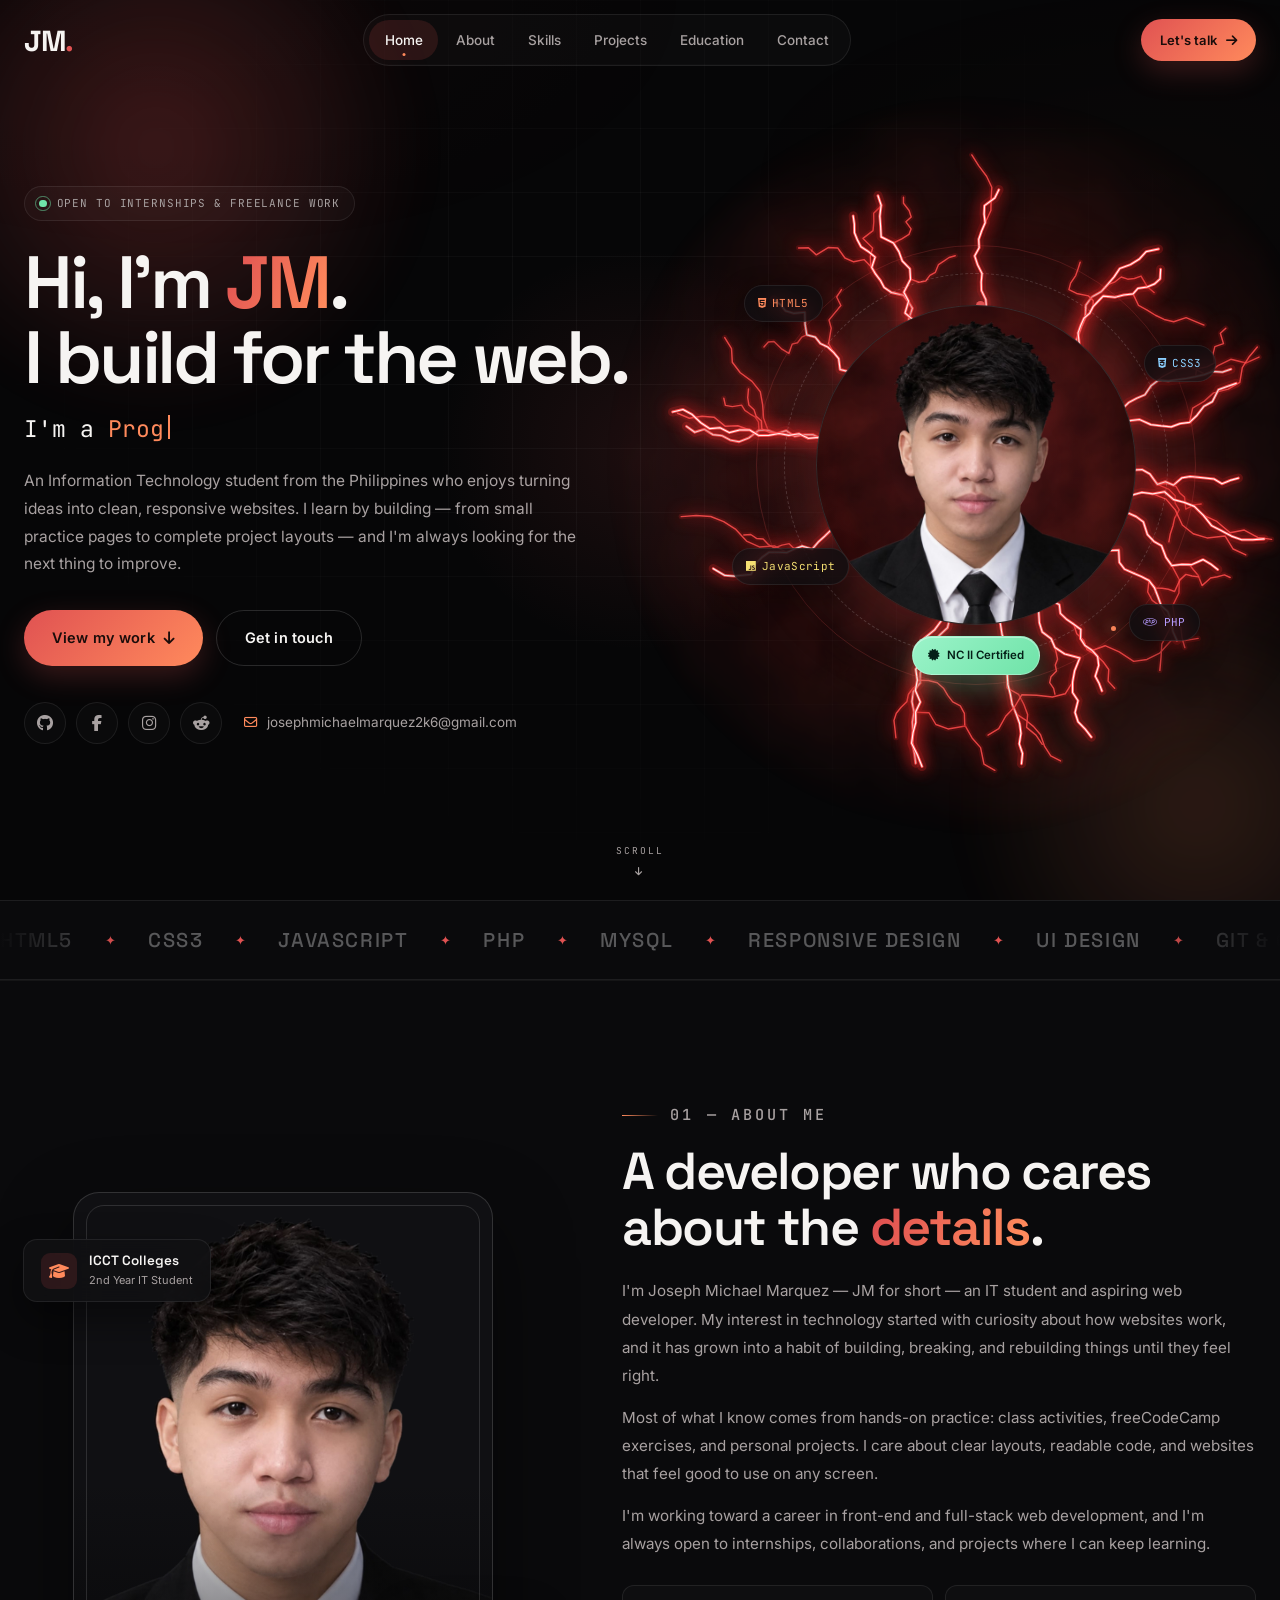
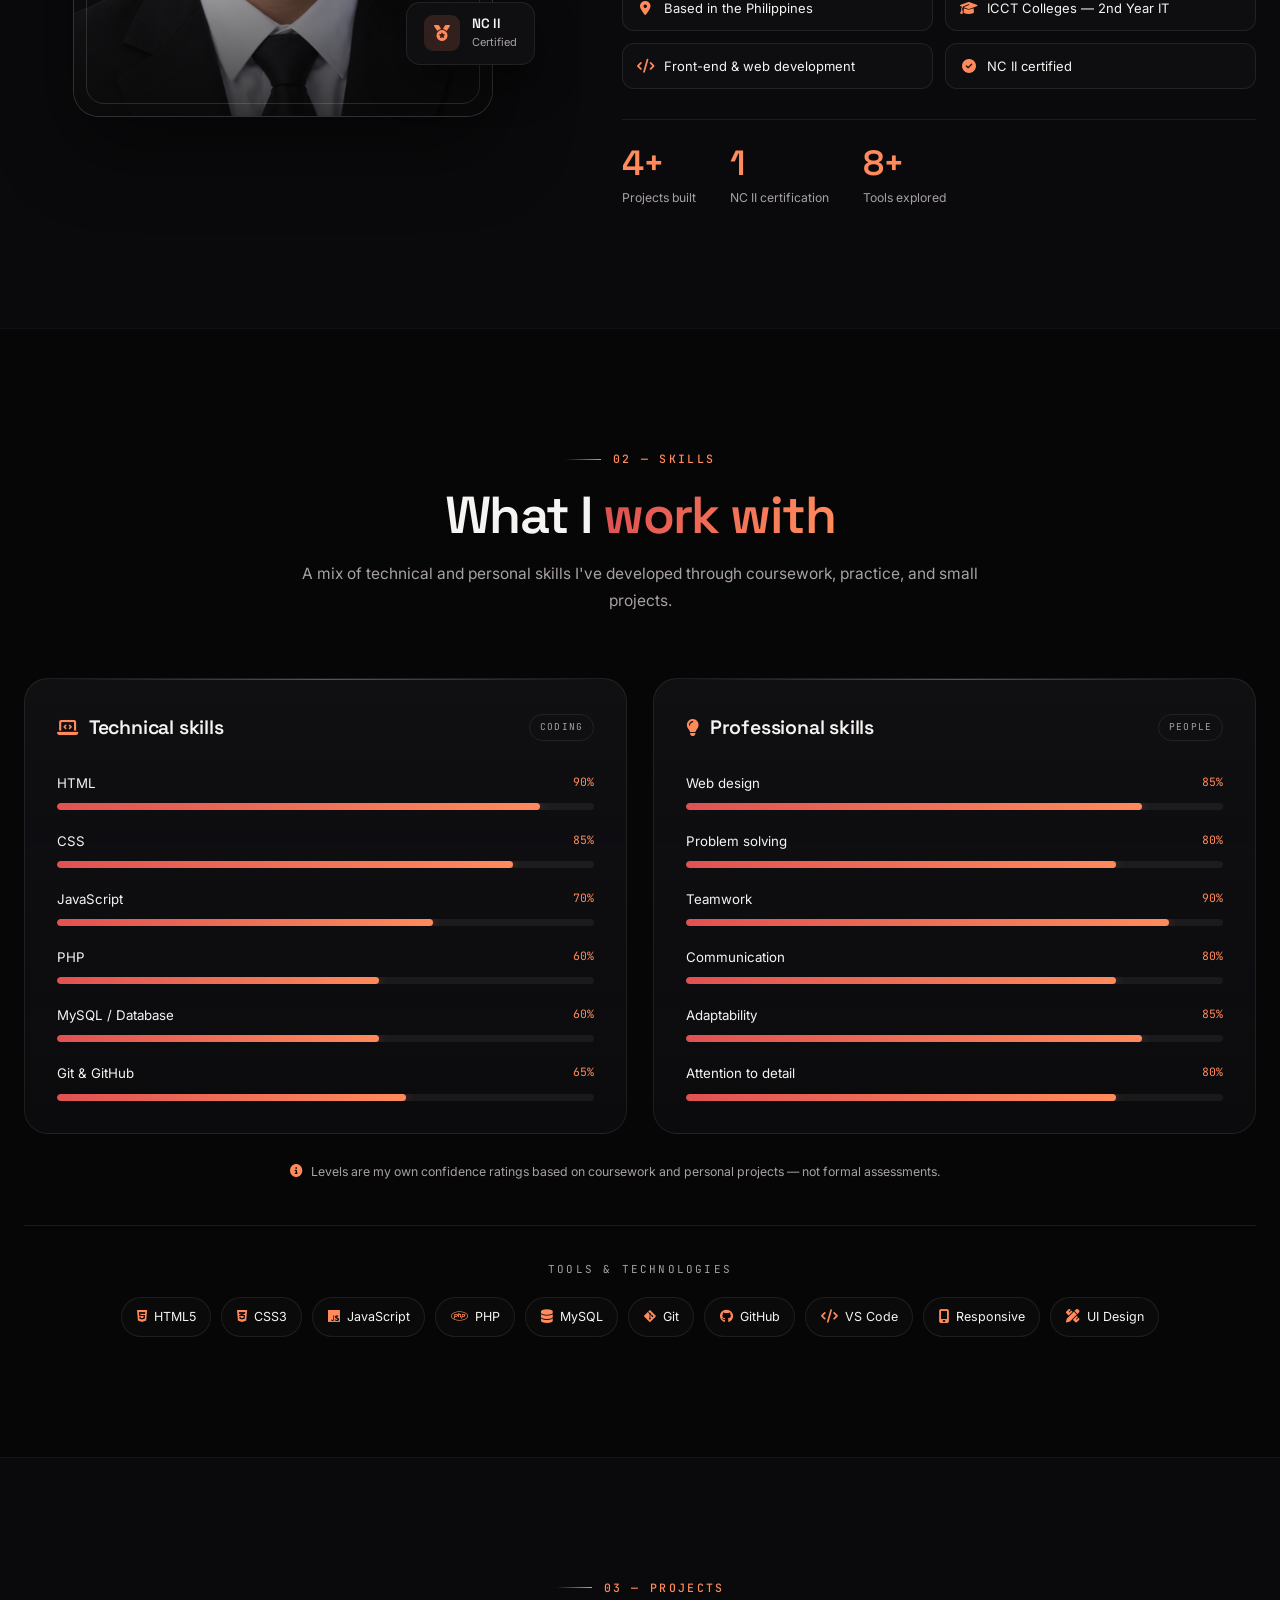
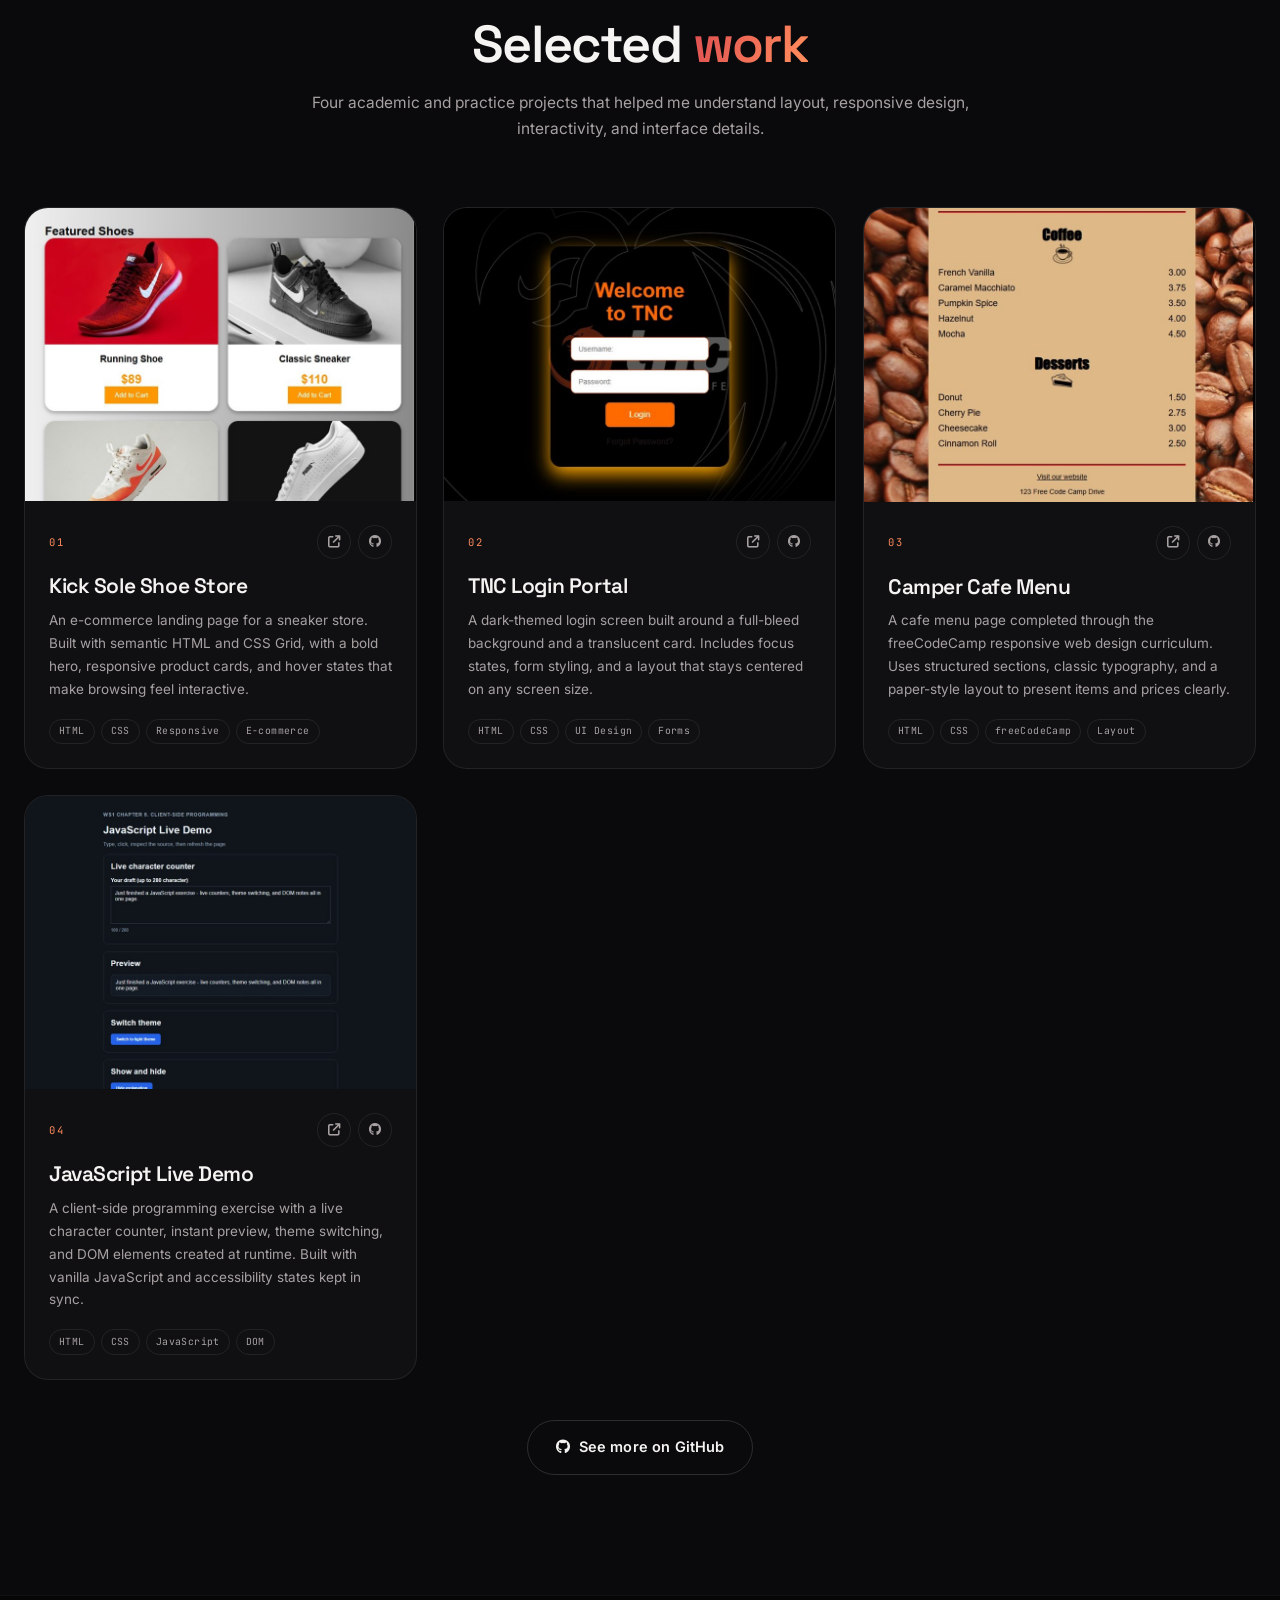
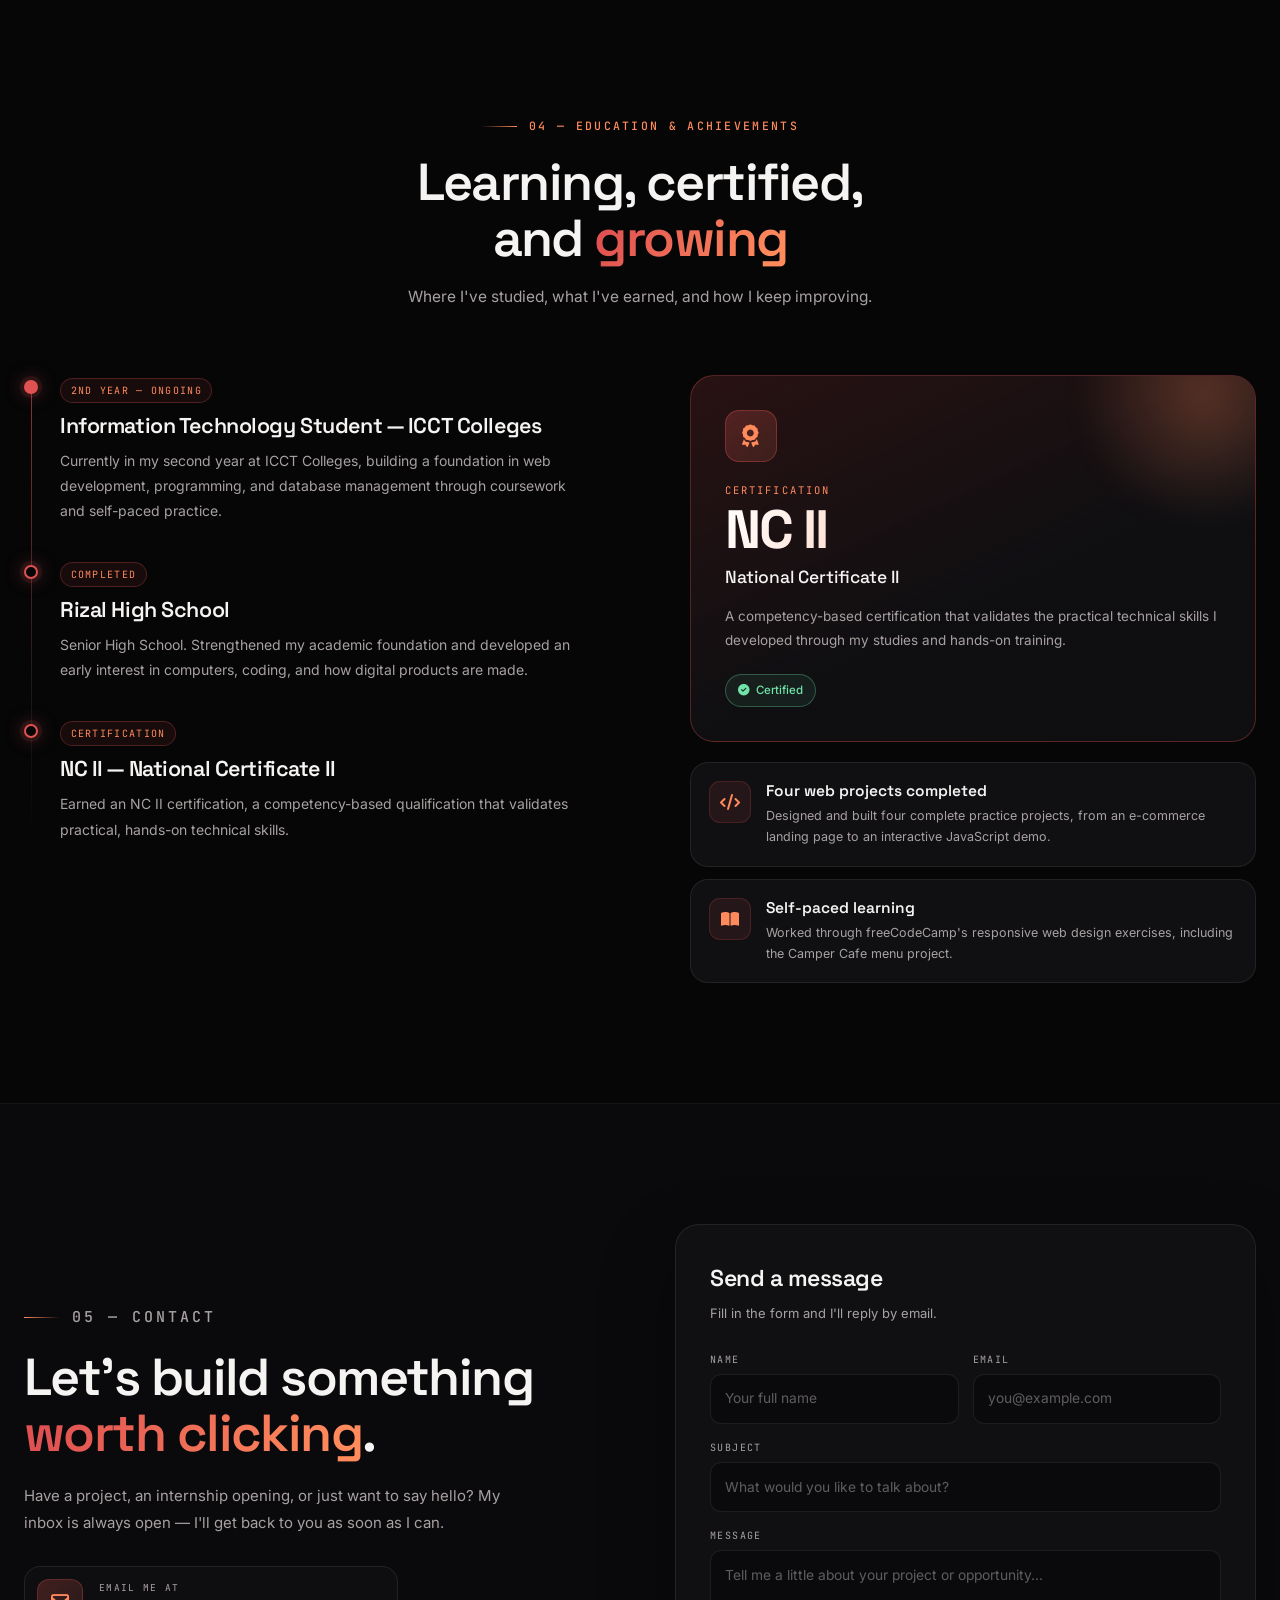
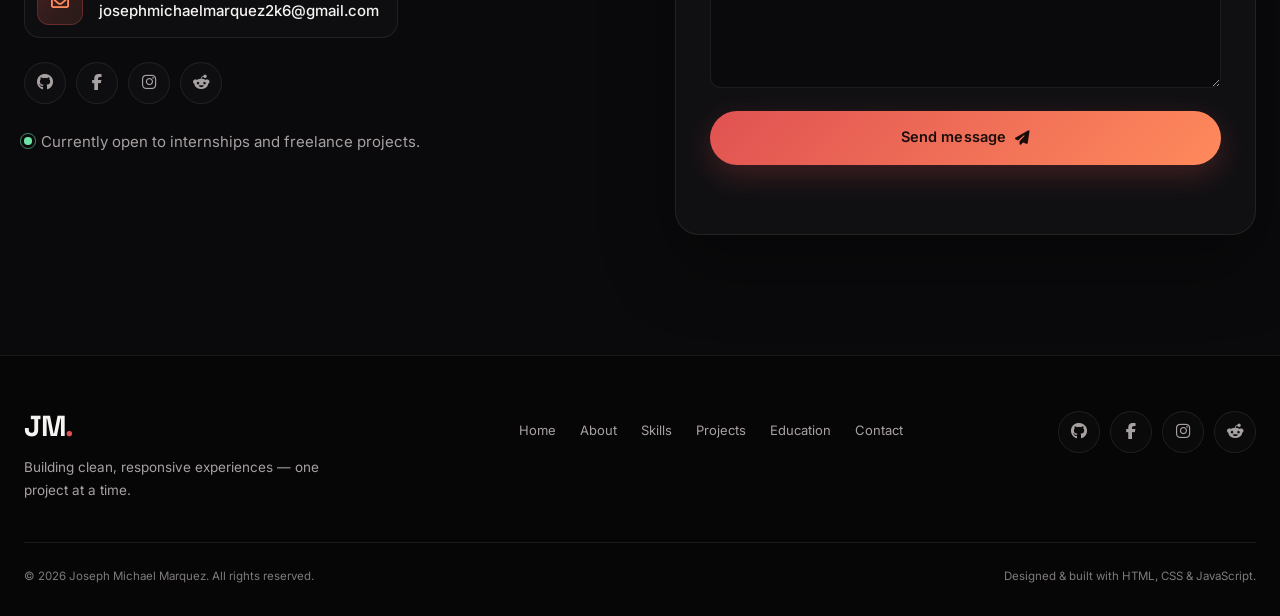
<file: index.html>
<!doctype html>
<html lang="en">
  <head>
    <meta charset="UTF-8" />
    <meta name="viewport" content="width=device-width, initial-scale=1.0" />
    <meta
      name="description"
      content="Portfolio of Joseph Michael Marquez (JM) — a 2nd year Information Technology student at ICCT Colleges and aspiring web developer from the Philippines. Projects, skills, education, and contact information."
    />
    <meta name="theme-color" content="#060607" />
    <title>JM — Joseph Michael Marquez | Web Developer Portfolio</title>

    <link rel="icon" type="image/svg+xml" href="assets/images/favicon.svg" />
    <link
      rel="stylesheet"
      href="https://cdnjs.cloudflare.com/ajax/libs/font-awesome/6.4.0/css/all.min.css"
    />
    <link rel="stylesheet" href="assets/css/style.css" />

    <script>
      document.documentElement.classList.add("js");
    </script>
  </head>

  <body>
    <!-- Page loader -->
    <div class="preloader" id="preloader" aria-hidden="true">
      <div class="preloader-inner">
        <p class="preloader-logo">JM<span>.</span></p>
        <div class="loader-bar"><span></span></div>
        <p class="preloader-text">Loading portfolio</p>
      </div>
    </div>

    <!-- Scroll progress -->
    <div class="scroll-progress" aria-hidden="true">
      <span id="scrollBar"></span>
    </div>

    <!-- Cursor glow (desktop only) -->
    <div class="cursor-glow" id="cursorGlow" aria-hidden="true"></div>

    <!-- Header -->
    <header class="site-header" id="header">
      <div class="header-inner">
        <a href="#home" class="logo" aria-label="JM — back to home">JM<span>.</span></a>

        <nav class="nav" id="nav" aria-label="Main navigation">
          <a href="#home" class="nav-link active">Home</a>
          <a href="#about" class="nav-link">About</a>
          <a href="#skills" class="nav-link">Skills</a>
          <a href="#projects" class="nav-link">Projects</a>
          <a href="#education" class="nav-link">Education</a>
          <a href="#contact" class="nav-link">Contact</a>
        </nav>

        <a href="#contact" class="btn btn-sm header-cta">
          Let's talk <i class="fa-solid fa-arrow-right" aria-hidden="true"></i>
        </a>

        <button
          class="menu-btn"
          id="menuBtn"
          type="button"
          aria-label="Open menu"
          aria-expanded="false"
          aria-controls="nav"
        >
          <span></span>
          <span></span>
          <span></span>
        </button>
      </div>
    </header>

    <main>
      <!-- ================= HOME ================= -->
      <section class="home" id="home">
        <div class="hero-bg" aria-hidden="true">
          <span class="blob blob-1"></span>
          <span class="blob blob-2"></span>
          <span class="hero-grid"></span>
        </div>

        <div class="hero-inner">
          <div class="hero-copy">
            <p class="eyebrow">
              <span class="status-dot" aria-hidden="true"></span>
              Open to internships &amp; freelance work
            </p>

            <h1>
              Hi, I'm <span class="gradient-text">JM</span>.<br />
              I build for the web.
            </h1>

            <p class="typed-line">
              I'm a <span id="typed" class="typed">Web Developer</span><span
                class="caret"
                aria-hidden="true"
              ></span>
            </p>

            <p class="hero-text">
              An Information Technology student from the Philippines who enjoys turning ideas into
              clean, responsive websites. I learn by building — from small practice pages to
              complete project layouts — and I'm always looking for the next thing to improve.
            </p>

            <div class="hero-actions">
              <a href="#projects" class="btn">
                View my work <i class="fa-solid fa-arrow-down" aria-hidden="true"></i>
              </a>
              <a href="#contact" class="btn btn-ghost">Get in touch</a>
            </div>

            <div class="hero-meta">
              <div class="socials" aria-label="Social profiles">
                <a
                  href="https://github.com/JM-109"
                  target="_blank"
                  rel="noopener noreferrer"
                  aria-label="GitHub"
                >
                  <i class="fa-brands fa-github" aria-hidden="true"></i>
                </a>
                <a
                  href="https://web.facebook.com/JMarquez1738/directory_contact_info"
                  target="_blank"
                  rel="noopener noreferrer"
                  aria-label="Facebook"
                >
                  <i class="fa-brands fa-facebook-f" aria-hidden="true"></i>
                </a>
                <a
                  href="https://www.instagram.com/josephmichaelmarquez/"
                  target="_blank"
                  rel="noopener noreferrer"
                  aria-label="Instagram"
                >
                  <i class="fa-brands fa-instagram" aria-hidden="true"></i>
                </a>
                <a
                  href="https://www.reddit.com/user/yasumi_69/"
                  target="_blank"
                  rel="noopener noreferrer"
                  aria-label="Reddit"
                >
                  <i class="fa-brands fa-reddit-alien" aria-hidden="true"></i>
                </a>
              </div>

              <a class="hero-mail" href="mailto:josephmichaelmarquez2k6@gmail.com">
                <i class="fa-regular fa-envelope" aria-hidden="true"></i>
                josephmichaelmarquez2k6@gmail.com
              </a>
            </div>
          </div>

          <div class="hero-visual">
            <div class="avatar-wrap">
              <span class="bolts" aria-hidden="true"></span>
              <span class="orbit orbit-1" aria-hidden="true"></span>
              <span class="orbit orbit-2" aria-hidden="true"></span>

              <div class="avatar-disc">
                <img
                  src="assets/images/daniel-avatar.png"
                  alt="Portrait of Joseph Michael Marquez"
                  width="720"
                  height="720"
                  fetchpriority="high"
                  decoding="async"
                />
              </div>

              <span class="float-chip chip-1">
                <i class="fa-brands fa-html5" aria-hidden="true"></i> HTML5
              </span>
              <span class="float-chip chip-2">
                <i class="fa-brands fa-css3-alt" aria-hidden="true"></i> CSS3
              </span>
              <span class="float-chip chip-3">
                <i class="fa-brands fa-js" aria-hidden="true"></i> JavaScript
              </span>
              <span class="float-chip chip-4">
                <i class="fa-brands fa-php" aria-hidden="true"></i> PHP
              </span>

              <span class="cert-badge">
                <i class="fa-solid fa-certificate" aria-hidden="true"></i>
                NC II Certified
              </span>
            </div>
          </div>
        </div>

        <a href="#about" class="scroll-cue" aria-label="Scroll to about section">
          <span>Scroll</span>
          <i class="fa-solid fa-arrow-down" aria-hidden="true"></i>
        </a>
      </section>

      <!-- ================= MARQUEE ================= -->
      <div class="marquee" aria-hidden="true">
        <div class="marquee-track">
          <div class="marquee-group">
            <span>HTML5</span><i>✦</i><span>CSS3</span><i>✦</i><span>JavaScript</span><i>✦</i>
            <span>PHP</span><i>✦</i><span>MySQL</span><i>✦</i><span>Responsive Design</span><i>✦</i>
            <span>UI Design</span><i>✦</i><span>Git &amp; GitHub</span><i>✦</i>
          </div>
          <div class="marquee-group">
            <span>HTML5</span><i>✦</i><span>CSS3</span><i>✦</i><span>JavaScript</span><i>✦</i>
            <span>PHP</span><i>✦</i><span>MySQL</span><i>✦</i><span>Responsive Design</span><i>✦</i>
            <span>UI Design</span><i>✦</i><span>Git &amp; GitHub</span><i>✦</i>
          </div>
        </div>
      </div>

      <!-- ================= ABOUT ================= -->
      <section class="about section" id="about">
        <div class="container about-grid">
          <div class="about-visual reveal">
            <div class="about-frame">
              <img
                src="assets/images/daniel-avatar.png"
                alt="Joseph Michael Marquez smiling in a formal portrait"
                width="720"
                height="720"
                loading="lazy"
              />
              <span class="frame-shine" aria-hidden="true"></span>
            </div>

            <div class="floating-card">
              <i class="fa-solid fa-graduation-cap" aria-hidden="true"></i>
              <div>
                <strong>ICCT Colleges</strong>
                <span>2nd Year IT Student</span>
              </div>
            </div>

            <div class="floating-card floating-card-2">
              <i class="fa-solid fa-medal" aria-hidden="true"></i>
              <div>
                <strong>NC II</strong>
                <span>Certified</span>
              </div>
            </div>
          </div>

          <div class="about-copy">
            <p class="kicker kicker-left"><span></span> 01 — About me</p>
            <h2 class="heading heading-left">
              A developer who cares about the <span class="gradient-text">details</span>.
            </h2>

            <p>
              I'm Joseph Michael Marquez — JM for short — an IT student and aspiring web developer.
              My interest in technology started with curiosity about how websites work, and it has
              grown into a habit of building, breaking, and rebuilding things until they feel right.
            </p>
            <p>
              Most of what I know comes from hands-on practice: class activities, freeCodeCamp
              exercises, and personal projects. I care about clear layouts, readable code, and
              websites that feel good to use on any screen.
            </p>
            <p>
              I'm working toward a career in front-end and full-stack web development, and I'm
              always open to internships, collaborations, and projects where I can keep learning.
            </p>

            <ul class="quick-facts">
              <li>
                <i class="fa-solid fa-location-dot" aria-hidden="true"></i>
                <span>Based in the Philippines</span>
              </li>
              <li>
                <i class="fa-solid fa-graduation-cap" aria-hidden="true"></i>
                <span>ICCT Colleges — 2nd Year IT</span>
              </li>
              <li>
                <i class="fa-solid fa-code" aria-hidden="true"></i>
                <span>Front-end &amp; web development</span>
              </li>
              <li>
                <i class="fa-solid fa-circle-check" aria-hidden="true"></i>
                <span>NC II certified</span>
              </li>
            </ul>

            <div class="stats">
              <div class="stat">
                <strong><span class="counter" data-target="4">0</span>+</strong>
                <span>Projects built</span>
              </div>
              <div class="stat">
                <strong><span class="counter" data-target="1">0</span></strong>
                <span>NC II certification</span>
              </div>
              <div class="stat">
                <strong><span class="counter" data-target="8">0</span>+</strong>
                <span>Tools explored</span>
              </div>
            </div>
          </div>
        </div>
      </section>

      <!-- ================= SKILLS ================= -->
      <section class="skills section" id="skills">
        <div class="container">
          <div class="section-head reveal">
            <p class="kicker"><span></span> 02 — Skills</p>
            <h2 class="heading">What I <span class="gradient-text">work with</span></h2>
            <p>
              A mix of technical and personal skills I've developed through coursework, practice,
              and small projects.
            </p>
          </div>

          <div class="skills-grid">
            <div class="skill-panel reveal">
              <div class="panel-head">
                <h3><i class="fa-solid fa-laptop-code" aria-hidden="true"></i> Technical skills</h3>
                <span class="panel-tag">Coding</span>
              </div>

              <div class="skill-row">
                <div class="skill-label"><span>HTML</span><span>90%</span></div>
                <div class="skill-bar"><span style="--level: 90; --delay: 0.05s"></span></div>
              </div>
              <div class="skill-row">
                <div class="skill-label"><span>CSS</span><span>85%</span></div>
                <div class="skill-bar"><span style="--level: 85; --delay: 0.12s"></span></div>
              </div>
              <div class="skill-row">
                <div class="skill-label"><span>JavaScript</span><span>70%</span></div>
                <div class="skill-bar"><span style="--level: 70; --delay: 0.19s"></span></div>
              </div>
              <div class="skill-row">
                <div class="skill-label"><span>PHP</span><span>60%</span></div>
                <div class="skill-bar"><span style="--level: 60; --delay: 0.26s"></span></div>
              </div>
              <div class="skill-row">
                <div class="skill-label"><span>MySQL / Database</span><span>60%</span></div>
                <div class="skill-bar"><span style="--level: 60; --delay: 0.33s"></span></div>
              </div>
              <div class="skill-row">
                <div class="skill-label"><span>Git &amp; GitHub</span><span>65%</span></div>
                <div class="skill-bar"><span style="--level: 65; --delay: 0.4s"></span></div>
              </div>
            </div>

            <div class="skill-panel reveal" style="--delay: 0.12s">
              <div class="panel-head">
                <h3><i class="fa-solid fa-lightbulb" aria-hidden="true"></i> Professional skills</h3>
                <span class="panel-tag">People</span>
              </div>

              <div class="skill-row">
                <div class="skill-label"><span>Web design</span><span>85%</span></div>
                <div class="skill-bar"><span style="--level: 85; --delay: 0.05s"></span></div>
              </div>
              <div class="skill-row">
                <div class="skill-label"><span>Problem solving</span><span>80%</span></div>
                <div class="skill-bar"><span style="--level: 80; --delay: 0.12s"></span></div>
              </div>
              <div class="skill-row">
                <div class="skill-label"><span>Teamwork</span><span>90%</span></div>
                <div class="skill-bar"><span style="--level: 90; --delay: 0.19s"></span></div>
              </div>
              <div class="skill-row">
                <div class="skill-label"><span>Communication</span><span>80%</span></div>
                <div class="skill-bar"><span style="--level: 80; --delay: 0.26s"></span></div>
              </div>
              <div class="skill-row">
                <div class="skill-label"><span>Adaptability</span><span>85%</span></div>
                <div class="skill-bar"><span style="--level: 85; --delay: 0.33s"></span></div>
              </div>
              <div class="skill-row">
                <div class="skill-label"><span>Attention to detail</span><span>80%</span></div>
                <div class="skill-bar"><span style="--level: 80; --delay: 0.4s"></span></div>
              </div>
            </div>
          </div>

          <p class="skill-note reveal">
            <i class="fa-solid fa-circle-info" aria-hidden="true"></i>
            Levels are my own confidence ratings based on coursework and personal projects — not
            formal assessments.
          </p>

          <div class="toolbox reveal">
            <p class="toolbox-title">Tools &amp; technologies</p>
            <ul class="tool-list">
              <li><i class="fa-brands fa-html5" aria-hidden="true"></i> HTML5</li>
              <li><i class="fa-brands fa-css3-alt" aria-hidden="true"></i> CSS3</li>
              <li><i class="fa-brands fa-js" aria-hidden="true"></i> JavaScript</li>
              <li><i class="fa-brands fa-php" aria-hidden="true"></i> PHP</li>
              <li><i class="fa-solid fa-database" aria-hidden="true"></i> MySQL</li>
              <li><i class="fa-brands fa-git-alt" aria-hidden="true"></i> Git</li>
              <li><i class="fa-brands fa-github" aria-hidden="true"></i> GitHub</li>
              <li><i class="fa-solid fa-code" aria-hidden="true"></i> VS Code</li>
              <li><i class="fa-solid fa-mobile-screen" aria-hidden="true"></i> Responsive</li>
              <li><i class="fa-solid fa-pen-ruler" aria-hidden="true"></i> UI Design</li>
            </ul>
          </div>
        </div>
      </section>

      <!-- ================= PROJECTS ================= -->
      <section class="projects section" id="projects">
        <div class="container">
          <div class="section-head reveal">
            <p class="kicker"><span></span> 03 — Projects</p>
            <h2 class="heading">Selected <span class="gradient-text">work</span></h2>
            <p>
              Four academic and practice projects that helped me understand layout, responsive
              design, interactivity, and interface details.
            </p>
          </div>

          <div class="project-grid">
            <!-- Project 1 -->
            <div class="project-item reveal">
              <article class="project-card">
                <button
                  class="project-media"
                  type="button"
                  data-image="assets/images/projects/kick-sole.jpg"
                  data-title="Kick Sole Shoe Store"
                  aria-label="View larger screenshot of Kick Sole Shoe Store"
                >
                  <img
                    src="assets/images/projects/kick-sole-thumb.jpg"
                    alt="Kick Sole Shoe Store product grid with four sneaker cards"
                    width="800"
                    height="600"
                    loading="lazy"
                  />
                  <span class="project-overlay">
                    <i class="fa-solid fa-expand" aria-hidden="true"></i> View screenshot
                  </span>
                </button>

                <div class="project-body">
                  <div class="project-top">
                    <span class="project-index">01</span>
                    <div class="project-links">
                      <a
                        href="projects/shoesite/index.html"
                        target="_blank"
                        rel="noopener noreferrer"
                        aria-label="Open live preview of Kick Sole Shoe Store"
                        ><i class="fa-solid fa-arrow-up-right-from-square" aria-hidden="true"></i
                      ></a>
                      <a
                        href="https://github.com/JM-109"
                        target="_blank"
                        rel="noopener noreferrer"
                        aria-label="View Kick Sole source on GitHub"
                        ><i class="fa-brands fa-github" aria-hidden="true"></i
                      ></a>
                    </div>
                  </div>

                  <h3>Kick Sole Shoe Store</h3>
                  <p>
                    An e-commerce landing page for a sneaker store. Built with semantic HTML and CSS
                    Grid, with a bold hero, responsive product cards, and hover states that make
                    browsing feel interactive.
                  </p>

                  <ul class="tags">
                    <li>HTML</li>
                    <li>CSS</li>
                    <li>Responsive</li>
                    <li>E-commerce</li>
                  </ul>
                </div>
              </article>
            </div>

            <!-- Project 2 -->
            <div class="project-item reveal" style="--delay: 0.1s">
              <article class="project-card">
                <button
                  class="project-media"
                  type="button"
                  data-image="assets/images/projects/tnc-login.jpg"
                  data-title="TNC Login Portal"
                  aria-label="View larger screenshot of TNC Login Portal"
                >
                  <img
                    src="assets/images/projects/tnc-login-thumb.jpg"
                    alt="Dark TNC login page with a glowing card, username and password fields"
                    width="800"
                    height="600"
                    loading="lazy"
                  />
                  <span class="project-overlay">
                    <i class="fa-solid fa-expand" aria-hidden="true"></i> View screenshot
                  </span>
                </button>

                <div class="project-body">
                  <div class="project-top">
                    <span class="project-index">02</span>
                    <div class="project-links">
                      <a
                        href="projects/tnc-login/index.html"
                        target="_blank"
                        rel="noopener noreferrer"
                        aria-label="Open live preview of TNC Login Portal"
                        ><i class="fa-solid fa-arrow-up-right-from-square" aria-hidden="true"></i
                      ></a>
                      <a
                        href="https://github.com/JM-109"
                        target="_blank"
                        rel="noopener noreferrer"
                        aria-label="View TNC Login source on GitHub"
                        ><i class="fa-brands fa-github" aria-hidden="true"></i
                      ></a>
                    </div>
                  </div>

                  <h3>TNC Login Portal</h3>
                  <p>
                    A dark-themed login screen built around a full-bleed background and a
                    translucent card. Includes focus states, form styling, and a layout that stays
                    centered on any screen size.
                  </p>

                  <ul class="tags">
                    <li>HTML</li>
                    <li>CSS</li>
                    <li>UI Design</li>
                    <li>Forms</li>
                  </ul>
                </div>
              </article>
            </div>

            <!-- Project 3 -->
            <div class="project-item reveal" style="--delay: 0.2s">
              <article class="project-card">
                <button
                  class="project-media"
                  type="button"
                  data-image="assets/images/projects/camper-cafe.jpg"
                  data-title="Camper Cafe Menu"
                  aria-label="View larger screenshot of Camper Cafe Menu"
                >
                  <img
                    src="assets/images/projects/camper-cafe-thumb.jpg"
                    alt="Camper Cafe menu page with coffee and dessert sections on a paper-style card"
                    width="800"
                    height="600"
                    loading="lazy"
                  />
                  <span class="project-overlay">
                    <i class="fa-solid fa-expand" aria-hidden="true"></i> View screenshot
                  </span>
                </button>

                <div class="project-body">
                  <div class="project-top">
                    <span class="project-index">03</span>
                    <div class="project-links">
                      <a
                        href="projects/camper-cafe/index.html"
                        target="_blank"
                        rel="noopener noreferrer"
                        aria-label="Open live preview of Camper Cafe Menu"
                        ><i class="fa-solid fa-arrow-up-right-from-square" aria-hidden="true"></i
                      ></a>
                      <a
                        href="https://github.com/JM-109"
                        target="_blank"
                        rel="noopener noreferrer"
                        aria-label="View Camper Cafe source on GitHub"
                        ><i class="fa-brands fa-github" aria-hidden="true"></i
                      ></a>
                    </div>
                  </div>

                  <h3>Camper Cafe Menu</h3>
                  <p>
                    A cafe menu page completed through the freeCodeCamp responsive web design
                    curriculum. Uses structured sections, classic typography, and a paper-style
                    layout to present items and prices clearly.
                  </p>

                  <ul class="tags">
                    <li>HTML</li>
                    <li>CSS</li>
                    <li>freeCodeCamp</li>
                    <li>Layout</li>
                  </ul>
                </div>
              </article>
            </div>

            <!-- Project 4 -->
            <div class="project-item reveal" style="--delay: 0.3s">
              <article class="project-card">
                <button
                  class="project-media"
                  type="button"
                  data-image="assets/images/projects/js-live-demo.jpg"
                  data-title="JavaScript Live Demo"
                  aria-label="View larger screenshot of JavaScript Live Demo"
                >
                  <img
                    src="assets/images/projects/js-live-demo-thumb.jpg"
                    alt="Dark JavaScript demo page with a live character counter, preview, and theme switch"
                    width="800"
                    height="600"
                    loading="lazy"
                  />
                  <span class="project-overlay">
                    <i class="fa-solid fa-expand" aria-hidden="true"></i> View screenshot
                  </span>
                </button>

                <div class="project-body">
                  <div class="project-top">
                    <span class="project-index">04</span>
                    <div class="project-links">
                      <a
                        href="projects/js-live-demo/index.html"
                        target="_blank"
                        rel="noopener noreferrer"
                        aria-label="Open live preview of JavaScript Live Demo"
                        ><i class="fa-solid fa-arrow-up-right-from-square" aria-hidden="true"></i
                      ></a>
                      <a
                        href="https://github.com/JM-109"
                        target="_blank"
                        rel="noopener noreferrer"
                        aria-label="View JavaScript Live Demo source on GitHub"
                        ><i class="fa-brands fa-github" aria-hidden="true"></i
                      ></a>
                    </div>
                  </div>

                  <h3>JavaScript Live Demo</h3>
                  <p>
                    A client-side programming exercise with a live character counter, instant
                    preview, theme switching, and DOM elements created at runtime. Built with
                    vanilla JavaScript and accessibility states kept in sync.
                  </p>

                  <ul class="tags">
                    <li>HTML</li>
                    <li>CSS</li>
                    <li>JavaScript</li>
                    <li>DOM</li>
                  </ul>
                </div>
              </article>
            </div>
          </div>

          <div class="projects-more reveal">
            <a
              href="https://github.com/JM-109"
              target="_blank"
              rel="noopener noreferrer"
              class="btn btn-ghost"
            >
              <i class="fa-brands fa-github" aria-hidden="true"></i> See more on GitHub
            </a>
          </div>
        </div>
      </section>

      <!-- ================= EDUCATION & ACHIEVEMENTS ================= -->
      <section class="education section" id="education">
        <div class="container">
          <div class="section-head reveal">
            <p class="kicker"><span></span> 04 — Education &amp; achievements</p>
            <h2 class="heading">Learning, certified, and <span class="gradient-text">growing</span></h2>
            <p>Where I've studied, what I've earned, and how I keep improving.</p>
          </div>

          <div class="edu-grid">
            <div class="timeline">
              <div class="timeline-item reveal">
                <span class="timeline-dot" aria-hidden="true"></span>
                <span class="timeline-date">2nd Year — Ongoing</span>
                <h3>Information Technology Student — ICCT Colleges</h3>
                <p>
                  Currently in my second year at ICCT Colleges, building a foundation in web
                  development, programming, and database management through coursework and
                  self-paced practice.
                </p>
              </div>

              <div class="timeline-item reveal" style="--delay: 0.1s">
                <span class="timeline-dot" aria-hidden="true"></span>
                <span class="timeline-date">Completed</span>
                <h3>Rizal High School</h3>
                <p>
                  Senior High School. Strengthened my academic foundation and developed an early
                  interest in computers, coding, and how digital products are made.
                </p>
              </div>

              <div class="timeline-item reveal" style="--delay: 0.2s">
                <span class="timeline-dot" aria-hidden="true"></span>
                <span class="timeline-date">Certification</span>
                <h3>NC II — National Certificate II</h3>
                <p>
                  Earned an NC II certification, a competency-based qualification that validates
                  practical, hands-on technical skills.
                </p>
              </div>
            </div>

            <div class="achievements">
              <div class="cert-card reveal">
                <span class="cert-glow" aria-hidden="true"></span>
                <span class="cert-icon"><i class="fa-solid fa-award" aria-hidden="true"></i></span>
                <span class="cert-tag">Certification</span>
                <h3>NC II</h3>
                <p class="cert-name">National Certificate II</p>
                <p class="cert-text">
                  A competency-based certification that validates the practical technical skills I
                  developed through my studies and hands-on training.
                </p>
                <span class="cert-verified">
                  <i class="fa-solid fa-circle-check" aria-hidden="true"></i> Certified
                </span>
              </div>

              <ul class="achievement-list">
                <li class="achievement reveal">
                  <span class="achievement-icon"
                    ><i class="fa-solid fa-code" aria-hidden="true"></i
                  ></span>
                  <div>
                    <h4>Four web projects completed</h4>
                    <p>
                      Designed and built four complete practice projects, from an e-commerce
                      landing page to an interactive JavaScript demo.
                    </p>
                  </div>
                </li>

                <li class="achievement reveal" style="--delay: 0.1s">
                  <span class="achievement-icon"
                    ><i class="fa-solid fa-book-open" aria-hidden="true"></i
                  ></span>
                  <div>
                    <h4>Self-paced learning</h4>
                    <p>
                      Worked through freeCodeCamp's responsive web design exercises, including the
                      Camper Cafe menu project.
                    </p>
                  </div>
                </li>
              </ul>
            </div>
          </div>
        </div>
      </section>

      <!-- ================= CONTACT ================= -->
      <section class="contact section" id="contact">
        <div class="container contact-grid">
          <div class="contact-copy">
            <p class="kicker kicker-left reveal"><span></span> 05 — Contact</p>
            <h2 class="heading heading-left reveal">
              Let's build something <span class="gradient-text">worth clicking</span>.
            </h2>

            <p class="reveal">
              Have a project, an internship opening, or just want to say hello? My inbox is always
              open — I'll get back to you as soon as I can.
            </p>

            <a class="contact-email reveal" href="mailto:josephmichaelmarquez2k6@gmail.com">
              <span class="contact-email-icon"
                ><i class="fa-regular fa-envelope" aria-hidden="true"></i
              ></span>
              <span>
                <small>Email me at</small>
                <strong>josephmichaelmarquez2k6@gmail.com</strong>
              </span>
            </a>

            <div class="socials contact-socials reveal" aria-label="Social profiles">
              <a
                href="https://github.com/JM-109"
                target="_blank"
                rel="noopener noreferrer"
                aria-label="GitHub"
              >
                <i class="fa-brands fa-github" aria-hidden="true"></i>
              </a>
              <a
                href="https://web.facebook.com/JMarquez1738/directory_contact_info"
                target="_blank"
                rel="noopener noreferrer"
                aria-label="Facebook"
              >
                <i class="fa-brands fa-facebook-f" aria-hidden="true"></i>
              </a>
              <a
                href="https://www.instagram.com/josephmichaelmarquez/"
                target="_blank"
                rel="noopener noreferrer"
                aria-label="Instagram"
              >
                <i class="fa-brands fa-instagram" aria-hidden="true"></i>
              </a>
              <a
                href="https://www.reddit.com/user/yasumi_69/"
                target="_blank"
                rel="noopener noreferrer"
                aria-label="Reddit"
              >
                <i class="fa-brands fa-reddit-alien" aria-hidden="true"></i>
              </a>
            </div>

            <p class="availability reveal">
              <span class="status-dot" aria-hidden="true"></span>
              Currently open to internships and freelance projects.
            </p>
          </div>

          <form class="contact-form reveal" id="contactForm">
            <div class="form-head">
              <h3>Send a message</h3>
              <p>Fill in the form and I'll reply by email.</p>
            </div>

            <div class="form-row">
              <div class="field">
                <label for="name">Name</label>
                <input
                  type="text"
                  id="name"
                  name="name"
                  placeholder="Your full name"
                  autocomplete="name"
                  required
                />
              </div>
              <div class="field">
                <label for="email">Email</label>
                <input
                  type="email"
                  id="email"
                  name="email"
                  placeholder="you@example.com"
                  autocomplete="email"
                  required
                />
              </div>
            </div>

            <div class="field">
              <label for="subject">Subject</label>
              <input
                type="text"
                id="subject"
                name="subject"
                placeholder="What would you like to talk about?"
                required
              />
            </div>

            <div class="field">
              <label for="message">Message</label>
              <textarea
                id="message"
                name="message"
                rows="5"
                placeholder="Tell me a little about your project or opportunity..."
                required
              ></textarea>
            </div>

            <button type="submit" class="btn btn-block">
              <span>Send message</span>
              <i class="fa-solid fa-paper-plane" aria-hidden="true"></i>
            </button>

            <p class="form-status" id="formStatus" role="status" aria-live="polite"></p>
          </form>
        </div>
      </section>
    </main>

    <!-- ================= FOOTER ================= -->
    <footer class="footer">
      <div class="container footer-top">
        <div class="footer-brand">
          <a href="#home" class="logo" aria-label="JM — back to home">JM<span>.</span></a>
          <p>Building clean, responsive experiences — one project at a time.</p>
        </div>

        <nav class="footer-nav" aria-label="Footer navigation">
          <a href="#home">Home</a>
          <a href="#about">About</a>
          <a href="#skills">Skills</a>
          <a href="#projects">Projects</a>
          <a href="#education">Education</a>
          <a href="#contact">Contact</a>
        </nav>

        <div class="socials" aria-label="Social profiles">
          <a
            href="https://github.com/JM-109"
            target="_blank"
            rel="noopener noreferrer"
            aria-label="GitHub"
          >
            <i class="fa-brands fa-github" aria-hidden="true"></i>
          </a>
          <a
            href="https://web.facebook.com/JMarquez1738/directory_contact_info"
            target="_blank"
            rel="noopener noreferrer"
            aria-label="Facebook"
          >
            <i class="fa-brands fa-facebook-f" aria-hidden="true"></i>
          </a>
          <a
            href="https://www.instagram.com/josephmichaelmarquez/"
            target="_blank"
            rel="noopener noreferrer"
            aria-label="Instagram"
          >
            <i class="fa-brands fa-instagram" aria-hidden="true"></i>
          </a>
          <a
            href="https://www.reddit.com/user/yasumi_69/"
            target="_blank"
            rel="noopener noreferrer"
            aria-label="Reddit"
          >
            <i class="fa-brands fa-reddit-alien" aria-hidden="true"></i>
          </a>
        </div>
      </div>

      <div class="container footer-bottom">
        <p>© <span id="year">2026</span> Joseph Michael Marquez. All rights reserved.</p>
        <p>Designed &amp; built with HTML, CSS &amp; JavaScript.</p>
      </div>
    </footer>

    <!-- Back to top -->
    <button class="back-top" id="backTop" type="button" aria-label="Back to top">
      <i class="fa-solid fa-arrow-up" aria-hidden="true"></i>
    </button>

    <!-- Screenshot lightbox -->
    <div
      class="lightbox"
      id="lightbox"
      role="dialog"
      aria-modal="true"
      aria-labelledby="lightboxTitle"
      aria-hidden="true"
    >
      <div class="lightbox-backdrop" data-close></div>
      <figure class="lightbox-inner">
        <button class="lightbox-close" type="button" aria-label="Close screenshot" data-close>
          <i class="fa-solid fa-xmark" aria-hidden="true"></i>
        </button>
        <img id="lightboxImg" alt="Project screenshot" />
        <figcaption id="lightboxTitle"></figcaption>
      </figure>
    </div>

    <script src="assets/js/main.js"></script>
  </body>
</html>
</file>
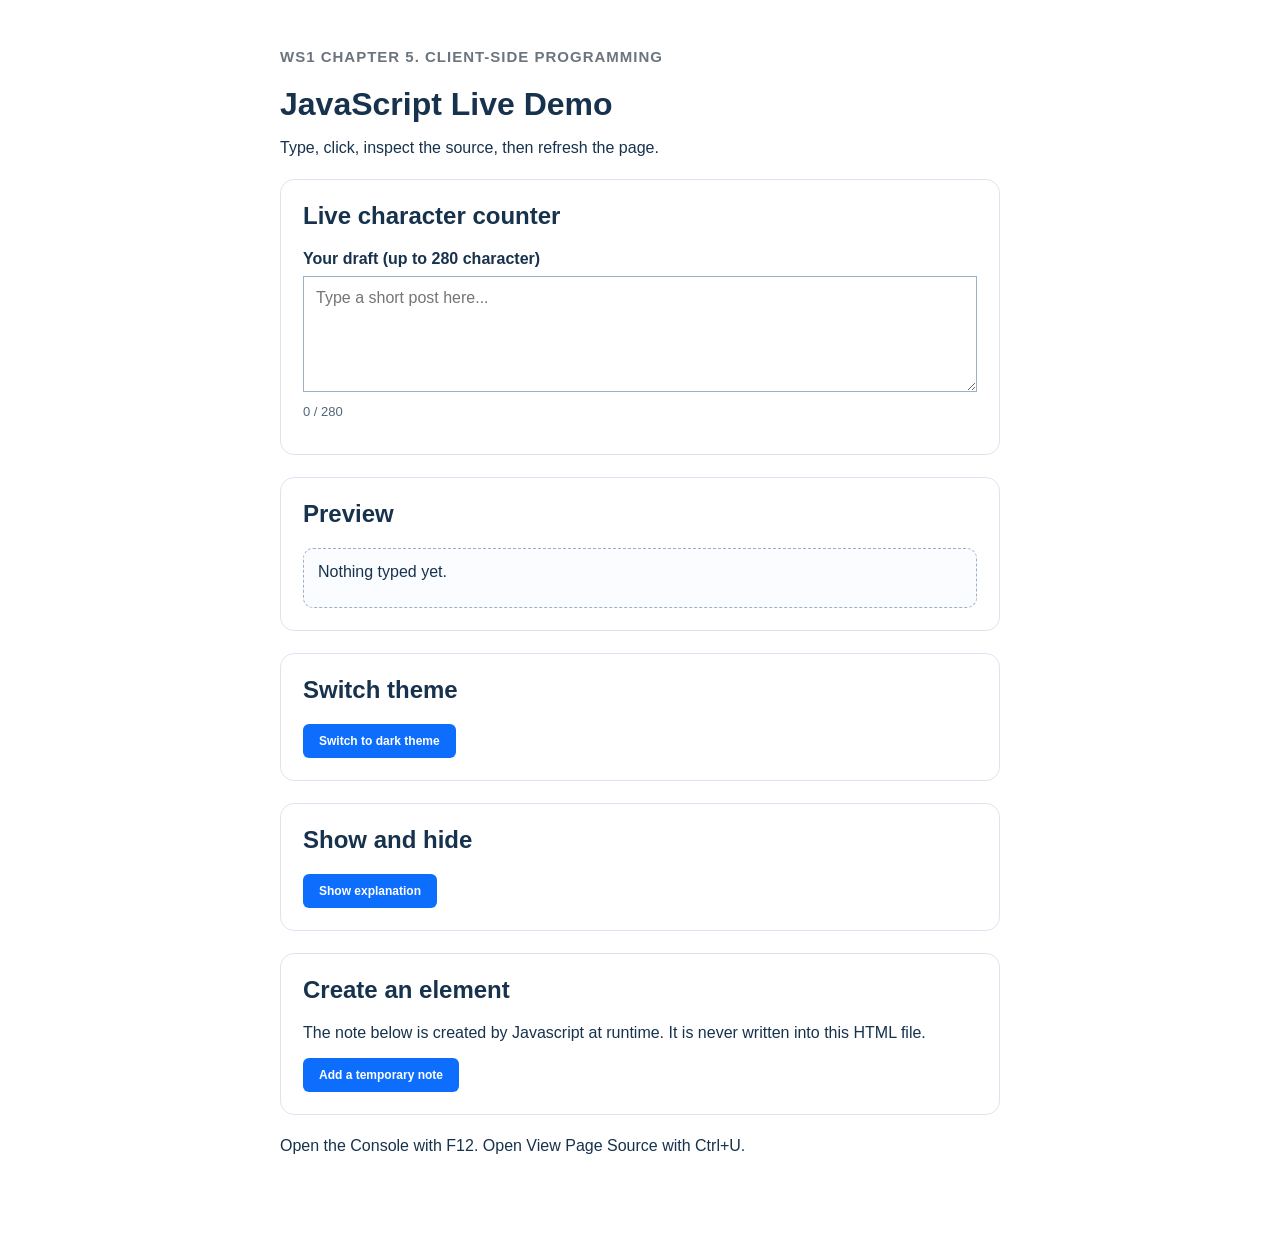
<file: projects/js-live-demo/index.html>
<!DOCTYPE html>
<html lang="en">
<head>
    <meta charset="UTF-8">
    <meta name="viewport" content="width=device-width, initial-scale=1.0">
    <title>WS1 Chapter 5 | Javascript Live Demo</title>
    <link rel="stylesheet" href="Style.css">
    <script src="app.js" defer></script>
</head>
<body>
    <main class="container">
        <p class="eyebrow">WS1 Chapter 5. Client-Side Programming</p>
        <h1 id="pageTitle">JavaScript Live Demo</h1>
        <p class="intro">Type, click, inspect the source, then refresh the page.</p>

        <section>
            <h2>Live character counter</h2>
            <label for="postBox">Your draft (up to 280 character)</label>
            <textarea id="postBox" rows="5" maxlength="280" placeholder="Type a short post here..."></textarea>
            <p id="counter" aria-live="polite">0 / 280</p>
        </section>

        <section>
            <h2>Preview</h2>
            <p id="preview" class="preview">Nothing typed yet.</p>
        </section>

        <section>
            <h2>Switch theme</h2>
            <button id="themeBtn" type="button" aria-pressed="false">Switch to dark theme</button>
        </section>

        <section>
            <h2>Show and hide</h2>
            <button id="toggleBtn" type="button">Show explanation</button>
            <div id="panel" class="hidden">   
                <p>Javascript changes this live page. The source file was not rewritten.</p>
            </div>
        </section>
        <section>
            <h2>Create an element</h2>
            <p class="intro">The note below is created by Javascript at runtime. It is never written into this HTML file.</p>
            <button id ="addNoteBtn" type="button">Add a temporary note</button>
            <div id="notes"></div>
        </section>

        <p class="tip">Open the Console with F12. Open View Page Source with Ctrl+U.</p>
        
    </main>
</body>
</html>
</file>
<file: assets/css/style.css>
@import url("https://fonts.googleapis.com/css2?family=Inter:wght@300;400;500;600;700&family=JetBrains+Mono:wght@400;500&family=Space+Grotesk:wght@400;500;600;700&display=swap");

/* =========================================================
   TOKENS & BASE
   ========================================================= */
:root {
  --bg: #060607;
  --bg-soft: #0a0a0c;
  --surface: #101013;
  --surface-2: #15151a;
  --text: #f6f4f2;
  --muted: #a8a1a1;
  --accent: #e05252;
  --accent-2: #ff8a5c;
  --accent-rgb: 224, 82, 82;
  --border: rgba(255, 255, 255, 0.08);
  --border-strong: rgba(255, 255, 255, 0.14);
  --green: #6fe3a8;
  --green-rgb: 111, 227, 168;
  --radius: 2.4rem;
  --max: 1240px;
  --font-head: "Space Grotesk", "Poppins", sans-serif;
  --font-body: "Inter", "Poppins", sans-serif;
  --font-mono: "JetBrains Mono", monospace;
  --ease: cubic-bezier(0.2, 0.7, 0.2, 1);
}

*,
*::before,
*::after {
  margin: 0;
  padding: 0;
  box-sizing: border-box;
}

html {
  font-size: 62.5%;
  scroll-behavior: smooth;
  scroll-padding-top: 9rem;
  -webkit-text-size-adjust: 100%;
}

body {
  background: var(--bg);
  color: var(--text);
  font-family: var(--font-body);
  font-size: 1.6rem;
  line-height: 1.7;
  overflow-x: clip;
  -webkit-font-smoothing: antialiased;
  -moz-osx-font-smoothing: grayscale;
}

body.nav-open,
body.lightbox-open {
  overflow: hidden;
}

img,
svg {
  display: block;
  max-width: 100%;
}

a {
  color: inherit;
  text-decoration: none;
}

ul {
  list-style: none;
}

button {
  font: inherit;
  color: inherit;
  background: none;
  border: 0;
  cursor: pointer;
}

input,
textarea {
  font: inherit;
  color: inherit;
}

::selection {
  background: rgba(var(--accent-rgb), 0.45);
  color: #fff;
}

:focus-visible {
  outline: 2px solid var(--accent-2);
  outline-offset: 3px;
}

/* subtle page texture */
body::before {
  content: "";
  position: fixed;
  inset: 0;
  z-index: 0;
  pointer-events: none;
  opacity: 0.5;
  background:
    radial-gradient(ellipse 70% 50% at 15% 0%, rgba(var(--accent-rgb), 0.06), transparent 60%),
    radial-gradient(ellipse 60% 40% at 90% 20%, rgba(255, 138, 92, 0.04), transparent 60%);
}

main,
.footer {
  position: relative;
  z-index: 1;
}

/* =========================================================
   UTILITIES
   ========================================================= */
.container {
  width: min(100% - 4.8rem, var(--max));
  margin-inline: auto;
}

.section {
  position: relative;
  padding: 12rem 0;
  border-top: 1px solid rgba(255, 255, 255, 0.045);
}

.heading {
  font-family: var(--font-head);
  font-size: clamp(3.4rem, 5vw, 5.2rem);
  font-weight: 600;
  line-height: 1.08;
  letter-spacing: -0.03em;
  text-wrap: balance;
}

.heading-left {
  text-align: left;
}

.gradient-text {
  background: linear-gradient(115deg, var(--accent) 10%, var(--accent-2) 90%);
  -webkit-background-clip: text;
  background-clip: text;
  color: transparent;
}

.section-head {
  max-width: 68rem;
  margin: 0 auto 6.4rem;
  text-align: center;
}

.section-head > p:last-child {
  color: var(--muted);
  font-size: 1.55rem;
  margin-top: 1.8rem;
}

.kicker {
  display: flex;
  align-items: center;
  justify-content: center;
  gap: 1.2rem;
  margin-bottom: 1.8rem;
  font-family: var(--font-mono);
  font-size: 1.15rem;
  font-weight: 500;
  letter-spacing: 0.2em;
  text-transform: uppercase;
  color: var(--accent-2);
}

.kicker > span {
  display: block;
  width: 3.6rem;
  height: 1px;
  background: linear-gradient(90deg, transparent, var(--accent-2));
}

.kicker-left {
  justify-content: flex-start;
}

.kicker-left > span {
  background: linear-gradient(90deg, var(--accent-2), transparent);
}

/* Buttons */
.btn {
  position: relative;
  display: inline-flex;
  align-items: center;
  justify-content: center;
  gap: 0.9rem;
  padding: 1.45rem 2.8rem;
  border-radius: 999px;
  background: linear-gradient(135deg, var(--accent) 0%, var(--accent-2) 100%);
  color: #1a0c0a;
  font-size: 1.45rem;
  font-weight: 600;
  letter-spacing: 0.01em;
  white-space: nowrap;
  overflow: hidden;
  box-shadow: 0 10px 30px rgba(var(--accent-rgb), 0.24);
  transition: transform 0.35s var(--ease), box-shadow 0.35s var(--ease);
}

.btn::before {
  content: "";
  position: absolute;
  inset: 0;
  background: linear-gradient(
    115deg,
    transparent 20%,
    rgba(255, 255, 255, 0.45) 48%,
    transparent 75%
  );
  transform: translateX(-130%);
  transition: transform 0.65s var(--ease);
}

.btn:hover {
  transform: translateY(-3px);
  box-shadow: 0 16px 40px rgba(var(--accent-rgb), 0.36);
}

.btn:hover::before {
  transform: translateX(130%);
}

.btn i,
.btn span {
  position: relative;
  z-index: 1;
}

.btn-ghost {
  background: transparent;
  border: 1px solid var(--border-strong);
  color: var(--text);
  box-shadow: none;
}

.btn-ghost:hover {
  border-color: rgba(var(--accent-rgb), 0.65);
  background: rgba(var(--accent-rgb), 0.07);
  box-shadow: 0 12px 30px rgba(0, 0, 0, 0.35);
}

.btn-sm {
  padding: 1rem 1.9rem;
  font-size: 1.3rem;
}

.btn-block {
  width: 100%;
}

/* Social icons */
.socials {
  display: flex;
  align-items: center;
  gap: 1rem;
}

.socials a {
  display: grid;
  place-items: center;
  width: 4.2rem;
  height: 4.2rem;
  border: 1px solid var(--border);
  border-radius: 50%;
  font-size: 1.65rem;
  color: var(--muted);
  background: rgba(255, 255, 255, 0.02);
  transition: color 0.3s, border-color 0.3s, background 0.3s, transform 0.3s var(--ease),
    box-shadow 0.3s;
}

.socials a:hover {
  color: #1a0c0a;
  background: linear-gradient(135deg, var(--accent), var(--accent-2));
  border-color: transparent;
  transform: translateY(-4px);
  box-shadow: 0 10px 25px rgba(var(--accent-rgb), 0.3);
}

.status-dot {
  position: relative;
  display: inline-block;
  width: 0.75rem;
  height: 0.75rem;
  border-radius: 50%;
  background: var(--green);
  flex-shrink: 0;
}

.status-dot::after {
  content: "";
  position: absolute;
  inset: -0.4rem;
  border-radius: 50%;
  border: 1px solid rgba(111, 227, 168, 0.55);
  animation: ping 2.4s ease-out infinite;
}

/* =========================================================
   PRELOADER
   ========================================================= */
.preloader {
  display: none;
  position: fixed;
  inset: 0;
  z-index: 6000;
  place-items: center;
  background: var(--bg);
  transition: opacity 0.6s ease, visibility 0.6s ease;
}

.js .preloader {
  display: grid;
}

.preloader.loaded {
  opacity: 0;
  visibility: hidden;
  pointer-events: none;
}

.preloader-inner {
  text-align: center;
}

.preloader-logo {
  font-family: var(--font-head);
  font-size: 4.6rem;
  font-weight: 700;
  letter-spacing: -0.04em;
}

.preloader-logo span {
  color: var(--accent);
}

.loader-bar {
  width: 18rem;
  height: 2px;
  margin: 2rem auto 1.4rem;
  background: rgba(255, 255, 255, 0.09);
  overflow: hidden;
  border-radius: 999px;
}

.loader-bar span {
  display: block;
  width: 45%;
  height: 100%;
  border-radius: inherit;
  background: linear-gradient(90deg, var(--accent), var(--accent-2));
  animation: loader 1.1s ease-in-out infinite;
}

.preloader-text {
  font-family: var(--font-mono);
  font-size: 1.05rem;
  letter-spacing: 0.22em;
  text-transform: uppercase;
  color: var(--muted);
}

/* =========================================================
   SCROLL PROGRESS + CURSOR GLOW
   ========================================================= */
.scroll-progress {
  position: fixed;
  top: 0;
  left: 0;
  width: 100%;
  height: 3px;
  z-index: 3000;
  pointer-events: none;
}

.scroll-progress span {
  display: block;
  width: 100%;
  height: 100%;
  background: linear-gradient(90deg, var(--accent), var(--accent-2));
  transform: scaleX(0);
  transform-origin: 0 50%;
  box-shadow: 0 0 12px rgba(var(--accent-rgb), 0.7);
}

.cursor-glow {
  display: none;
  position: fixed;
  top: 0;
  left: 0;
  z-index: 2;
  width: 46rem;
  height: 46rem;
  border-radius: 50%;
  pointer-events: none;
  background: radial-gradient(circle, rgba(var(--accent-rgb), 0.1), transparent 62%);
  mix-blend-mode: screen;
  will-change: transform;
}

@media (hover: hover) and (pointer: fine) {
  .cursor-glow {
    display: block;
  }
}

/* =========================================================
   HEADER / NAV
   ========================================================= */
.site-header {
  position: fixed;
  inset: 0 0 auto;
  z-index: 1000;
  border-bottom: 1px solid transparent;
  transition: background 0.35s ease, border-color 0.35s ease, backdrop-filter 0.35s ease;
}

.site-header.scrolled {
  background: rgba(6, 6, 7, 0.82);
  border-bottom-color: var(--border);
  -webkit-backdrop-filter: blur(18px);
  backdrop-filter: blur(18px);
}

.header-inner {
  width: min(100% - 4.8rem, 1320px);
  height: 8rem;
  margin-inline: auto;
  display: flex;
  align-items: center;
  justify-content: space-between;
  gap: 2rem;
}

.logo {
  font-family: var(--font-head);
  font-size: 2.9rem;
  font-weight: 700;
  letter-spacing: -0.05em;
  line-height: 1;
  transition: transform 0.3s var(--ease);
}

.logo span {
  color: var(--accent);
}

.logo:hover {
  transform: scale(1.05);
}

.nav {
  display: flex;
  align-items: center;
  gap: 0.2rem;
  padding: 0.55rem;
  border: 1px solid var(--border);
  border-radius: 999px;
  background: rgba(255, 255, 255, 0.025);
}

.nav-link {
  position: relative;
  padding: 0.85rem 1.55rem;
  border-radius: 999px;
  font-size: 1.35rem;
  font-weight: 500;
  color: var(--muted);
  transition: color 0.25s ease, background 0.25s ease;
}

.nav-link:hover {
  color: var(--text);
}

.nav-link.active {
  color: var(--text);
  background: rgba(var(--accent-rgb), 0.14);
}

.nav-link.active::after {
  content: "";
  position: absolute;
  bottom: 0.4rem;
  left: 50%;
  width: 3px;
  height: 3px;
  border-radius: 50%;
  background: var(--accent-2);
  transform: translateX(-50%);
}

.menu-btn {
  display: none;
  flex-direction: column;
  align-items: center;
  justify-content: center;
  gap: 0.5rem;
  width: 4.6rem;
  height: 4.6rem;
  border: 1px solid var(--border);
  border-radius: 50%;
  background: rgba(255, 255, 255, 0.02);
  transition: border-color 0.3s ease;
}

.menu-btn span {
  display: block;
  width: 1.8rem;
  height: 1.5px;
  border-radius: 999px;
  background: var(--text);
  transition: transform 0.3s var(--ease), opacity 0.3s ease;
}

.menu-btn[aria-expanded="true"] {
  border-color: rgba(var(--accent-rgb), 0.5);
}

.menu-btn[aria-expanded="true"] span:nth-child(1) {
  transform: translateY(0.65rem) rotate(45deg);
}

.menu-btn[aria-expanded="true"] span:nth-child(2) {
  opacity: 0;
}

.menu-btn[aria-expanded="true"] span:nth-child(3) {
  transform: translateY(-0.65rem) rotate(-45deg);
}

/* =========================================================
   HERO
   ========================================================= */
.home {
  position: relative;
  min-height: 100svh;
  display: flex;
  align-items: center;
  padding: 12rem 0 9rem;
  overflow: hidden;
}

.hero-bg {
  position: absolute;
  inset: 0;
  z-index: 0;
  pointer-events: none;
}

.blob {
  position: absolute;
  border-radius: 50%;
  filter: blur(30px);
  opacity: 0.9;
}

.blob-1 {
  top: -18%;
  left: -12%;
  width: 62rem;
  height: 62rem;
  background: radial-gradient(circle, rgba(var(--accent-rgb), 0.28), transparent 62%);
  animation: drift 20s ease-in-out infinite alternate;
}

.blob-2 {
  right: -15%;
  bottom: -20%;
  width: 55rem;
  height: 55rem;
  background: radial-gradient(circle, rgba(255, 138, 92, 0.18), transparent 62%);
  animation: drift 26s ease-in-out -8s infinite alternate-reverse;
}

.hero-grid {
  position: absolute;
  inset: 0;
  background-image: linear-gradient(rgba(255, 255, 255, 0.035) 1px, transparent 1px),
    linear-gradient(90deg, rgba(255, 255, 255, 0.035) 1px, transparent 1px);
  background-size: 64px 64px;
  -webkit-mask-image: radial-gradient(ellipse at 50% 42%, #000 18%, transparent 72%);
  mask-image: radial-gradient(ellipse at 50% 42%, #000 18%, transparent 72%);
}

.hero-inner {
  position: relative;
  z-index: 2;
  width: min(100% - 4.8rem, 1320px);
  margin-inline: auto;
  display: grid;
  grid-template-columns: 1.05fr 0.95fr;
  align-items: center;
  gap: 5rem;
}

.eyebrow {
  display: inline-flex;
  align-items: center;
  gap: 1rem;
  padding: 0.7rem 1.4rem;
  border: 1px solid var(--border);
  border-radius: 999px;
  background: rgba(255, 255, 255, 0.025);
  font-family: var(--font-mono);
  font-size: 1.1rem;
  letter-spacing: 0.08em;
  text-transform: uppercase;
  color: var(--muted);
}

.hero-copy h1 {
  margin: 2.4rem 0 1.4rem;
  font-family: var(--font-head);
  font-size: clamp(4.2rem, 6.4vw, 7.4rem);
  font-weight: 600;
  line-height: 1.02;
  letter-spacing: -0.045em;
}

.typed-line {
  font-family: var(--font-mono);
  font-size: clamp(1.7rem, 2.1vw, 2.3rem);
  color: var(--text);
  min-height: 3.4rem;
}

.typed {
  color: var(--accent-2);
}

.caret {
  display: inline-block;
  width: 2px;
  height: 1.05em;
  margin-left: 0.35rem;
  vertical-align: -0.12em;
  background: var(--accent-2);
  animation: blink 1s steps(1) infinite;
}

.hero-text {
  max-width: 57rem;
  margin-top: 1.8rem;
  color: var(--muted);
  font-size: 1.55rem;
  line-height: 1.8;
}

.hero-actions {
  display: flex;
  flex-wrap: wrap;
  gap: 1.3rem;
  margin-top: 3.2rem;
}

.hero-meta {
  display: flex;
  flex-wrap: wrap;
  align-items: center;
  gap: 2.2rem;
  margin-top: 3.6rem;
}

.hero-mail {
  display: inline-flex;
  align-items: center;
  gap: 0.9rem;
  font-size: 1.35rem;
  color: var(--muted);
  border-bottom: 1px solid transparent;
  transition: color 0.3s ease, border-color 0.3s ease;
}

.hero-mail i {
  color: var(--accent-2);
}

.hero-mail:hover {
  color: var(--text);
  border-bottom-color: rgba(var(--accent-rgb), 0.55);
}

/* Hero portrait */
.hero-visual {
  display: grid;
  place-items: center;
}

.avatar-wrap {
  position: relative;
  isolation: isolate;
  width: min(40rem, 78vw);
  aspect-ratio: 1;
  display: grid;
  place-items: center;
}

.bolts {
  position: absolute;
  inset: -48%;
  z-index: 0;
  pointer-events: none;
}

.bolts::before,
.bolts::after {
  content: "";
  position: absolute;
  inset: 0;
  background: center / cover no-repeat;
}

.bolts::before {
  background-image: url("../images/bolts-1.svg");
  animation: bolt-strike 6.2s linear infinite;
}

.bolts::after {
  background-image: url("../images/bolts-2.svg");
  animation: bolt-strike 8.4s linear -2.4s infinite;
}

.avatar-wrap::before {
  content: "";
  position: absolute;
  inset: -44%;
  z-index: 0;
  pointer-events: none;
  background: url("../images/smoke-red.svg") center / cover no-repeat;
  -webkit-mask-image: radial-gradient(circle, #000 20%, rgba(0, 0, 0, 0.55) 46%, transparent 70%);
  mask-image: radial-gradient(circle, #000 20%, rgba(0, 0, 0, 0.55) 46%, transparent 70%);
  opacity: 0.7;
  animation: spin-slow 90s linear infinite;
}

.orbit {
  position: absolute;
  border-radius: 50%;
  pointer-events: none;
  animation: spin 30s linear infinite;
}

.orbit-1 {
  inset: 2%;
  border: 1px dashed rgba(255, 255, 255, 0.16);
}

.orbit-1::after {
  content: "";
  position: absolute;
  top: 7%;
  left: 50%;
  width: 0.9rem;
  height: 0.9rem;
  border-radius: 50%;
  background: var(--accent);
  box-shadow: 0 0 18px var(--accent);
}

.orbit-2 {
  inset: -5%;
  border: 1px solid rgba(var(--accent-rgb), 0.2);
  animation-duration: 44s;
  animation-direction: reverse;
}

.orbit-2::after {
  content: "";
  position: absolute;
  bottom: 12%;
  right: 18%;
  width: 0.5rem;
  height: 0.5rem;
  border-radius: 50%;
  background: var(--accent-2);
  box-shadow: 0 0 14px var(--accent-2);
}

.avatar-disc {
  position: relative;
  z-index: 1;
  width: 80%;
  aspect-ratio: 1;
  border-radius: 50%;
  overflow: hidden;
  border: 1px solid rgba(255, 255, 255, 0.14);
  background: radial-gradient(circle at 50% 40%, #2b1014 0%, #150708 62%, #060303 100%);
  box-shadow: 0 0 90px rgba(var(--accent-rgb), 0.26), inset 0 0 60px rgba(0, 0, 0, 0.55);
}

.avatar-disc::before {
  content: "";
  position: absolute;
  inset: -18%;
  z-index: 0;
  background: url("../images/smoke-red.svg") center / cover no-repeat;
  opacity: 0.55;
  animation: spin-slow 70s linear infinite reverse;
}

.avatar-disc img {
  position: relative;
  z-index: 1;
  width: 100%;
  height: 100%;
  object-fit: cover;
}

.float-chip {
  position: absolute;
  z-index: 3;
  display: inline-flex;
  align-items: center;
  gap: 0.6rem;
  padding: 0.8rem 1.3rem;
  border: 1px solid var(--border);
  border-radius: 999px;
  background: rgba(14, 14, 17, 0.82);
  -webkit-backdrop-filter: blur(10px);
  backdrop-filter: blur(10px);
  box-shadow: 0 12px 30px rgba(0, 0, 0, 0.4);
  font-family: var(--font-mono);
  font-size: 1.1rem;
  letter-spacing: 0.03em;
  animation: float 6s ease-in-out infinite;
}

.chip-1 {
  top: 5%;
  left: -8%;
  color: #ff8a5c;
}

.chip-2 {
  top: 20%;
  right: -10%;
  color: #8bd0ff;
  animation-delay: -1.8s;
}

.chip-3 {
  bottom: 20%;
  left: -11%;
  color: #f5df72;
  animation-delay: -3.4s;
}

.chip-4 {
  right: -6%;
  bottom: 6%;
  color: #b79cff;
  animation-delay: -4.8s;
}

.cert-badge {
  position: absolute;
  z-index: 4;
  bottom: -1rem;
  left: 50%;
  transform: translateX(-50%);
  display: inline-flex;
  align-items: center;
  gap: 0.7rem;
  padding: 0.85rem 1.5rem;
  border-radius: 999px;
  border: 1px solid rgba(255, 255, 255, 0.24);
  background: linear-gradient(135deg, #9bf3c9, var(--green));
  color: #052018;
  font-size: 1.15rem;
  font-weight: 600;
  white-space: nowrap;
  box-shadow:
    0 12px 30px rgba(var(--green-rgb), 0.3),
    inset 0 1px 0 rgba(255, 255, 255, 0.4);
}

.scroll-cue {
  position: absolute;
  left: 50%;
  bottom: 2.4rem;
  z-index: 2;
  display: flex;
  flex-direction: column;
  align-items: center;
  gap: 0.7rem;
  transform: translateX(-50%);
  font-family: var(--font-mono);
  font-size: 0.95rem;
  letter-spacing: 0.22em;
  text-transform: uppercase;
  color: var(--muted);
  transition: color 0.3s ease;
}

.scroll-cue i {
  animation: bounce 2.2s ease-in-out infinite;
}

.scroll-cue:hover {
  color: var(--accent-2);
}

/* Hero entrance */
.js .hero-copy > * {
  opacity: 0;
  transform: translateY(24px);
}

.js .hero-visual {
  opacity: 0;
  transform: scale(0.94);
}

body.ready .hero-copy > * {
  animation: fade-up 0.8s var(--ease) forwards;
}

body.ready .hero-copy > *:nth-child(1) { animation-delay: 0.05s; }
body.ready .hero-copy > *:nth-child(2) { animation-delay: 0.13s; }
body.ready .hero-copy > *:nth-child(3) { animation-delay: 0.21s; }
body.ready .hero-copy > *:nth-child(4) { animation-delay: 0.29s; }
body.ready .hero-copy > *:nth-child(5) { animation-delay: 0.37s; }
body.ready .hero-copy > *:nth-child(6) { animation-delay: 0.45s; }

body.ready .hero-visual {
  animation: visual-in 1s var(--ease) 0.2s forwards;
}

/* =========================================================
   MARQUEE
   ========================================================= */
.marquee {
  position: relative;
  padding: 2.2rem 0;
  border-top: 1px solid var(--border);
  border-bottom: 1px solid var(--border);
  background: var(--bg-soft);
  overflow: hidden;
}

.marquee::before,
.marquee::after {
  content: "";
  position: absolute;
  top: 0;
  bottom: 0;
  width: 12rem;
  z-index: 2;
  pointer-events: none;
}

.marquee::before {
  left: 0;
  background: linear-gradient(90deg, var(--bg-soft), transparent);
}

.marquee::after {
  right: 0;
  background: linear-gradient(270deg, var(--bg-soft), transparent);
}

.marquee-track {
  display: flex;
  width: max-content;
  animation: marquee 34s linear infinite;
}

.marquee:hover .marquee-track {
  animation-play-state: paused;
}

.marquee-group {
  display: flex;
  align-items: center;
  gap: 3.2rem;
  padding-right: 3.2rem;
}

.marquee-group span {
  font-family: var(--font-head);
  font-size: 2rem;
  font-weight: 500;
  letter-spacing: 0.08em;
  text-transform: uppercase;
  color: rgba(255, 255, 255, 0.32);
  white-space: nowrap;
}

.marquee-group i {
  font-style: normal;
  font-size: 1.3rem;
  color: var(--accent);
}

/* =========================================================
   ABOUT
   ========================================================= */
.about {
  background: var(--bg-soft);
}

.about-grid {
  display: grid;
  grid-template-columns: 0.9fr 1.1fr;
  align-items: center;
  gap: 8rem;
}

.about-visual {
  position: relative;
  width: min(100%, 42rem);
  margin-inline: auto;
}

.about-frame {
  position: relative;
  aspect-ratio: 4 / 5;
  border-radius: 2.6rem;
  overflow: hidden;
  border: 1px solid var(--border-strong);
  background: var(--surface);
  box-shadow: 0 30px 80px rgba(0, 0, 0, 0.45);
}

.about-frame::after {
  content: "";
  position: absolute;
  inset: 0;
  background: linear-gradient(to top, rgba(6, 6, 7, 0.8) 0%, transparent 45%);
  pointer-events: none;
}

.about-frame img {
  width: 100%;
  height: 100%;
  object-fit: cover;
  object-position: center 28%;
  transition: transform 0.8s var(--ease);
}

.about-frame:hover img {
  transform: scale(1.04);
}

.frame-shine {
  position: absolute;
  inset: 0;
  z-index: 2;
  background: linear-gradient(
    115deg,
    transparent 30%,
    rgba(255, 255, 255, 0.14) 48%,
    transparent 62%
  );
  transform: translateX(-110%);
  transition: transform 0.9s var(--ease);
  pointer-events: none;
}

.about-frame:hover .frame-shine {
  transform: translateX(110%);
}

.about-frame::before {
  content: "";
  position: absolute;
  inset: 1.2rem;
  z-index: 2;
  border: 1px solid rgba(255, 255, 255, 0.13);
  border-radius: 1.8rem;
  pointer-events: none;
}

.floating-card {
  position: absolute;
  z-index: 3;
  top: 9%;
  left: -12%;
  display: flex;
  align-items: center;
  gap: 1.2rem;
  padding: 1.2rem 1.7rem;
  border: 1px solid var(--border);
  border-radius: 1.4rem;
  background: rgba(16, 16, 19, 0.88);
  -webkit-backdrop-filter: blur(14px);
  backdrop-filter: blur(14px);
  box-shadow: 0 18px 40px rgba(0, 0, 0, 0.45);
  animation: float 7s ease-in-out infinite;
}

.floating-card i {
  display: grid;
  place-items: center;
  width: 3.6rem;
  height: 3.6rem;
  border-radius: 0.9rem;
  background: rgba(var(--accent-rgb), 0.14);
  color: var(--accent-2);
  font-size: 1.6rem;
  flex-shrink: 0;
}

.floating-card strong {
  display: block;
  font-family: var(--font-head);
  font-size: 1.35rem;
  font-weight: 600;
  line-height: 1.35;
}

.floating-card span {
  display: block;
  font-size: 1.1rem;
  color: var(--muted);
}

.floating-card-2 {
  top: auto;
  left: auto;
  right: -10%;
  bottom: 10%;
  animation-delay: -3.2s;
}

.floating-card-2 i {
  background: rgba(255, 138, 92, 0.14);
}

.about-copy .heading {
  margin-bottom: 2.2rem;
}

.about-copy > p {
  color: var(--muted);
  font-size: 1.52rem;
  line-height: 1.85;
  margin-bottom: 1.4rem;
}

.quick-facts {
  display: grid;
  grid-template-columns: repeat(2, minmax(0, 1fr));
  gap: 1.2rem;
  margin: 2.6rem 0 3rem;
}

.quick-facts li {
  display: flex;
  align-items: center;
  gap: 1rem;
  padding: 1.1rem 1.4rem;
  border: 1px solid var(--border);
  border-radius: 1.2rem;
  background: rgba(255, 255, 255, 0.02);
  font-size: 1.3rem;
  color: var(--text);
}

.quick-facts i {
  color: var(--accent-2);
  font-size: 1.4rem;
  width: 1.7rem;
  text-align: center;
  flex-shrink: 0;
}

.stats {
  display: flex;
  flex-wrap: wrap;
  gap: 3.4rem;
  padding-top: 2.6rem;
  border-top: 1px solid var(--border);
}

.stat strong {
  display: block;
  font-family: var(--font-head);
  font-size: 3.5rem;
  font-weight: 600;
  line-height: 1;
  letter-spacing: -0.03em;
  color: var(--accent-2);
}

.stat > span {
  display: block;
  margin-top: 0.7rem;
  font-size: 1.22rem;
  color: var(--muted);
}

/* =========================================================
   SKILLS
   ========================================================= */
.skills {
  background: var(--bg);
}

.skills-grid {
  display: grid;
  grid-template-columns: repeat(2, minmax(0, 1fr));
  gap: 2.6rem;
}

.skill-panel {
  position: relative;
  padding: 3.2rem;
  border: 1px solid var(--border);
  border-radius: var(--radius);
  background: linear-gradient(180deg, var(--surface) 0%, rgba(16, 16, 19, 0.55) 100%);
  overflow: hidden;
  transition: border-color 0.35s ease, transform 0.35s var(--ease);
}

.skill-panel::before {
  content: "";
  position: absolute;
  top: 0;
  left: 3.2rem;
  right: 3.2rem;
  height: 1px;
  background: linear-gradient(
    90deg,
    transparent,
    rgba(var(--accent-rgb), 0.65),
    transparent
  );
}

.skill-panel:hover {
  border-color: rgba(var(--accent-rgb), 0.32);
  transform: translateY(-4px);
}

.panel-head {
  display: flex;
  align-items: center;
  justify-content: space-between;
  gap: 1.5rem;
  margin-bottom: 2.8rem;
}

.panel-head h3 {
  display: flex;
  align-items: center;
  gap: 1.1rem;
  font-family: var(--font-head);
  font-size: 1.95rem;
  font-weight: 600;
  letter-spacing: -0.01em;
}

.panel-head h3 i {
  color: var(--accent-2);
  font-size: 1.7rem;
}

.panel-tag {
  padding: 0.4rem 1rem;
  border: 1px solid var(--border);
  border-radius: 999px;
  font-family: var(--font-mono);
  font-size: 0.95rem;
  letter-spacing: 0.12em;
  text-transform: uppercase;
  color: var(--muted);
}

.skill-row + .skill-row {
  margin-top: 2rem;
}

.skill-label {
  display: flex;
  justify-content: space-between;
  gap: 1rem;
  margin-bottom: 0.85rem;
  font-size: 1.33rem;
}

.skill-label span:last-child {
  font-family: var(--font-mono);
  font-size: 1.15rem;
  color: var(--accent-2);
}

.skill-bar {
  height: 0.7rem;
  border-radius: 999px;
  background: rgba(255, 255, 255, 0.06);
  overflow: hidden;
}

.skill-bar span {
  display: block;
  height: 100%;
  width: 0;
  border-radius: inherit;
  background: linear-gradient(90deg, var(--accent), var(--accent-2));
  box-shadow: 0 0 12px rgba(var(--accent-rgb), 0.45);
  transition: width 1.25s var(--ease) var(--delay, 0s);
}

.skills.is-visible .skill-bar span {
  width: calc(var(--level) * 1%);
}

.skill-note {
  display: flex;
  align-items: flex-start;
  gap: 0.9rem;
  max-width: 70rem;
  margin: 2.8rem auto 0;
  font-size: 1.23rem;
  line-height: 1.6;
  color: var(--muted);
  text-align: left;
}

.skill-note i {
  margin-top: 0.35rem;
  color: var(--accent-2);
  flex-shrink: 0;
}

.toolbox {
  margin-top: 4.4rem;
  padding-top: 3.4rem;
  border-top: 1px solid var(--border);
  text-align: center;
}

.toolbox-title {
  margin-bottom: 1.8rem;
  font-family: var(--font-mono);
  font-size: 1.1rem;
  letter-spacing: 0.2em;
  text-transform: uppercase;
  color: var(--muted);
}

.tool-list {
  display: flex;
  flex-wrap: wrap;
  justify-content: center;
  gap: 1rem;
}

.tool-list li {
  display: inline-flex;
  align-items: center;
  gap: 0.7rem;
  padding: 0.85rem 1.45rem;
  border: 1px solid var(--border);
  border-radius: 999px;
  background: rgba(255, 255, 255, 0.02);
  font-size: 1.25rem;
  color: var(--text);
  transition: border-color 0.3s, background 0.3s, transform 0.3s var(--ease),
    color 0.3s;
}

.tool-list li i {
  color: var(--accent-2);
  font-size: 1.35rem;
}

.tool-list li:hover {
  border-color: rgba(var(--accent-rgb), 0.45);
  background: rgba(var(--accent-rgb), 0.07);
  transform: translateY(-3px);
}

/* =========================================================
   PROJECTS
   ========================================================= */
.projects {
  background: var(--bg-soft);
}

.project-grid {
  display: grid;
  grid-template-columns: repeat(auto-fit, minmax(30rem, 1fr));
  gap: 2.6rem;
}

.project-item {
  perspective: 1100px;
}

.project-card {
  position: relative;
  display: flex;
  flex-direction: column;
  height: 100%;
  border: 1px solid var(--border);
  border-radius: var(--radius);
  background: var(--surface);
  overflow: hidden;
  transform: perspective(1100px) rotateX(var(--rx, 0deg)) rotateY(var(--ry, 0deg))
    translateY(var(--lift, 0px));
  transition: transform 0.3s var(--ease), border-color 0.3s ease, box-shadow 0.3s ease;
}

.project-card:hover {
  --lift: -7px;
  border-color: rgba(var(--accent-rgb), 0.38);
  box-shadow: 0 30px 60px rgba(0, 0, 0, 0.45);
}

.project-card::after {
  content: "";
  position: absolute;
  inset: 0;
  z-index: 1;
  pointer-events: none;
  opacity: 0;
  background: radial-gradient(
    45rem circle at var(--mx, 50%) var(--my, 50%),
    rgba(255, 138, 92, 0.09),
    transparent 45%
  );
  transition: opacity 0.35s ease;
}

.project-card:hover::after {
  opacity: 1;
}

.project-media {
  position: relative;
  display: block;
  width: 100%;
  aspect-ratio: 4 / 3;
  overflow: hidden;
  background: var(--surface-2);
}

.project-media img {
  width: 100%;
  height: 100%;
  object-fit: cover;
  object-position: top center;
  transition: transform 0.7s var(--ease), filter 0.5s ease;
}

.project-card:hover .project-media img {
  transform: scale(1.06);
  filter: brightness(0.72);
}

.project-overlay {
  position: absolute;
  inset: 0;
  z-index: 2;
  display: flex;
  align-items: center;
  justify-content: center;
  gap: 0.8rem;
  font-family: var(--font-mono);
  font-size: 1.15rem;
  letter-spacing: 0.08em;
  text-transform: uppercase;
  color: #fff;
  background: radial-gradient(circle at center, rgba(6, 6, 7, 0.55), rgba(6, 6, 7, 0.8));
  opacity: 0;
  transform: translateY(8px);
  transition: opacity 0.35s ease, transform 0.35s var(--ease);
}

.project-overlay i {
  color: var(--accent-2);
}

.project-card:hover .project-overlay,
.project-media:focus-visible .project-overlay {
  opacity: 1;
  transform: none;
}

.project-body {
  position: relative;
  z-index: 2;
  display: flex;
  flex-direction: column;
  flex: 1;
  padding: 2.4rem;
}

.project-top {
  display: flex;
  align-items: center;
  justify-content: space-between;
  gap: 1rem;
  margin-bottom: 1.4rem;
}

.project-index {
  font-family: var(--font-mono);
  font-size: 1.05rem;
  letter-spacing: 0.18em;
  color: var(--accent-2);
}

.project-links {
  display: flex;
  gap: 0.7rem;
}

.project-links a {
  display: grid;
  place-items: center;
  width: 3.4rem;
  height: 3.4rem;
  border: 1px solid var(--border);
  border-radius: 50%;
  font-size: 1.25rem;
  color: var(--muted);
  transition: color 0.3s, border-color 0.3s, background 0.3s, transform 0.3s var(--ease);
}

.project-links a:hover {
  color: #1a0c0a;
  border-color: transparent;
  background: linear-gradient(135deg, var(--accent), var(--accent-2));
  transform: translateY(-2px);
}

.project-body h3 {
  font-family: var(--font-head);
  font-size: 2.1rem;
  font-weight: 600;
  letter-spacing: -0.02em;
  line-height: 1.25;
}

.project-body p {
  margin: 0.9rem 0 1.8rem;
  font-size: 1.35rem;
  line-height: 1.7;
  color: var(--muted);
}

.tags {
  display: flex;
  flex-wrap: wrap;
  gap: 0.6rem;
  margin-top: auto;
}

.tags li {
  padding: 0.35rem 0.9rem;
  border: 1px solid var(--border);
  border-radius: 999px;
  font-family: var(--font-mono);
  font-size: 0.98rem;
  letter-spacing: 0.04em;
  color: var(--muted);
}

.projects-more {
  margin-top: 4rem;
  text-align: center;
}

/* =========================================================
   EDUCATION & ACHIEVEMENTS
   ========================================================= */
.education {
  background: var(--bg);
}

.edu-grid {
  display: grid;
  grid-template-columns: 1fr 0.95fr;
  gap: 7rem;
  align-items: start;
}

.timeline {
  position: relative;
  padding-left: 3.6rem;
}

.timeline::before {
  content: "";
  position: absolute;
  top: 0.6rem;
  bottom: 0.6rem;
  left: 0.65rem;
  width: 1px;
  background: linear-gradient(
    to bottom,
    rgba(var(--accent-rgb), 0.6),
    rgba(255, 255, 255, 0.08) 70%,
    transparent
  );
}

.timeline-item {
  position: relative;
  padding-bottom: 3.6rem;
}

.timeline-item:last-child {
  padding-bottom: 0;
}

.timeline-dot {
  position: absolute;
  top: 0.55rem;
  left: -3.6rem;
  width: 1.4rem;
  height: 1.4rem;
  border-radius: 50%;
  background: var(--bg);
  border: 2px solid var(--accent);
  box-shadow: 0 0 0 4px rgba(var(--accent-rgb), 0.1), 0 0 18px rgba(var(--accent-rgb), 0.5);
}

.timeline-item:first-child .timeline-dot {
  background: var(--accent);
}

.timeline-date {
  display: inline-block;
  margin-bottom: 0.9rem;
  padding: 0.3rem 0.95rem;
  border: 1px solid rgba(var(--accent-rgb), 0.28);
  border-radius: 999px;
  background: rgba(var(--accent-rgb), 0.08);
  font-family: var(--font-mono);
  font-size: 1rem;
  letter-spacing: 0.13em;
  text-transform: uppercase;
  color: var(--accent-2);
}

.timeline-item h3 {
  font-family: var(--font-head);
  font-size: 2.15rem;
  font-weight: 600;
  letter-spacing: -0.02em;
  line-height: 1.3;
}

.timeline-item p {
  margin-top: 0.8rem;
  max-width: 52rem;
  font-size: 1.4rem;
  line-height: 1.8;
  color: var(--muted);
}

.achievements {
  display: flex;
  flex-direction: column;
  gap: 2rem;
}

.cert-card {
  position: relative;
  padding: 3.4rem;
  border: 1px solid rgba(var(--accent-rgb), 0.32);
  border-radius: var(--radius);
  background: linear-gradient(155deg, rgba(var(--accent-rgb), 0.16), rgba(16, 16, 19, 0.92) 58%);
  overflow: hidden;
}

.cert-glow {
  position: absolute;
  top: -12rem;
  right: -9rem;
  width: 28rem;
  height: 28rem;
  border-radius: 50%;
  background: radial-gradient(circle, rgba(255, 138, 92, 0.28), transparent 65%);
  filter: blur(12px);
  animation: pulse-glow 7s ease-in-out infinite;
}

.cert-icon {
  position: relative;
  display: grid;
  place-items: center;
  width: 5.2rem;
  height: 5.2rem;
  margin-bottom: 2rem;
  border-radius: 1.4rem;
  background: linear-gradient(135deg, rgba(var(--accent-rgb), 0.25), rgba(255, 138, 92, 0.12));
  border: 1px solid rgba(var(--accent-rgb), 0.35);
  color: var(--accent-2);
  font-size: 2.2rem;
}

.cert-tag {
  position: relative;
  display: block;
  margin-bottom: 0.4rem;
  font-family: var(--font-mono);
  font-size: 1.05rem;
  letter-spacing: 0.2em;
  text-transform: uppercase;
  color: var(--accent-2);
}

.cert-card h3 {
  position: relative;
  font-family: var(--font-head);
  font-size: 5.4rem;
  font-weight: 700;
  line-height: 1;
  letter-spacing: -0.04em;
  background: linear-gradient(120deg, #fff, var(--accent-2));
  -webkit-background-clip: text;
  background-clip: text;
  color: transparent;
}

.cert-name {
  position: relative;
  margin-top: 0.6rem;
  font-family: var(--font-head);
  font-size: 1.75rem;
  font-weight: 500;
}

.cert-text {
  position: relative;
  margin-top: 1.2rem;
  font-size: 1.35rem;
  line-height: 1.75;
  color: var(--muted);
}

.cert-verified {
  position: relative;
  display: inline-flex;
  align-items: center;
  gap: 0.6rem;
  margin-top: 2.2rem;
  padding: 0.55rem 1.2rem;
  border: 1px solid rgba(111, 227, 168, 0.3);
  border-radius: 999px;
  background: rgba(111, 227, 168, 0.08);
  font-size: 1.15rem;
  font-weight: 500;
  color: var(--green);
}

.achievement-list {
  display: flex;
  flex-direction: column;
  gap: 1.2rem;
}

.achievement {
  display: flex;
  gap: 1.5rem;
  padding: 1.8rem;
  border: 1px solid var(--border);
  border-radius: 1.8rem;
  background: var(--surface);
  transition: border-color 0.3s ease, transform 0.3s var(--ease), background 0.3s;
}

.achievement:hover {
  border-color: rgba(var(--accent-rgb), 0.32);
  background: var(--surface-2);
  transform: translateX(4px);
}

.achievement-icon {
  display: grid;
  place-items: center;
  width: 4.2rem;
  height: 4.2rem;
  flex-shrink: 0;
  border-radius: 1.1rem;
  background: rgba(var(--accent-rgb), 0.1);
  border: 1px solid rgba(var(--accent-rgb), 0.2);
  color: var(--accent-2);
  font-size: 1.6rem;
}

.achievement h4 {
  font-family: var(--font-head);
  font-size: 1.55rem;
  font-weight: 600;
  line-height: 1.35;
}

.achievement p {
  margin-top: 0.45rem;
  font-size: 1.25rem;
  line-height: 1.65;
  color: var(--muted);
}

/* =========================================================
   CONTACT
   ========================================================= */
.contact {
  background: var(--bg-soft);
}

.contact-grid {
  display: grid;
  grid-template-columns: 1fr 1fr;
  gap: 7rem;
  align-items: center;
}

.contact-copy .heading {
  margin-bottom: 2rem;
}

.contact-copy > p {
  max-width: 48rem;
  color: var(--muted);
  font-size: 1.5rem;
  line-height: 1.8;
}

.contact-email {
  display: inline-flex;
  align-items: center;
  gap: 1.6rem;
  margin-top: 3rem;
  padding: 1.2rem 1.8rem 1.2rem 1.2rem;
  border: 1px solid var(--border);
  border-radius: 1.6rem;
  background: rgba(255, 255, 255, 0.02);
  transition: border-color 0.3s ease, background 0.3s ease, transform 0.3s var(--ease);
}

.contact-email:hover {
  border-color: rgba(var(--accent-rgb), 0.45);
  background: rgba(var(--accent-rgb), 0.06);
  transform: translateY(-3px);
}

.contact-email-icon {
  display: grid;
  place-items: center;
  width: 4.6rem;
  height: 4.6rem;
  flex-shrink: 0;
  border-radius: 1.2rem;
  background: linear-gradient(135deg, rgba(var(--accent-rgb), 0.25), rgba(255, 138, 92, 0.1));
  border: 1px solid rgba(var(--accent-rgb), 0.28);
  color: var(--accent-2);
  font-size: 1.8rem;
}

.contact-email small {
  display: block;
  font-family: var(--font-mono);
  font-size: 0.95rem;
  letter-spacing: 0.14em;
  text-transform: uppercase;
  color: var(--muted);
}

.contact-email strong {
  display: block;
  margin-top: 0.2rem;
  font-size: 1.5rem;
  font-weight: 500;
  word-break: break-word;
}

.contact-socials {
  margin-top: 2.4rem;
}

.availability {
  display: flex;
  align-items: center;
  gap: 0.9rem;
  margin-top: 2.4rem;
  font-size: 1.25rem;
  color: var(--muted);
}

.contact-form {
  padding: 3.4rem;
  border: 1px solid var(--border);
  border-radius: var(--radius);
  background: var(--surface);
  box-shadow: 0 30px 70px rgba(0, 0, 0, 0.35);
}

.form-head {
  margin-bottom: 2.6rem;
}

.form-head h3 {
  font-family: var(--font-head);
  font-size: 2.3rem;
  font-weight: 600;
  letter-spacing: -0.02em;
}

.form-head p {
  margin-top: 0.4rem;
  font-size: 1.3rem;
  color: var(--muted);
}

.form-row {
  display: grid;
  grid-template-columns: repeat(2, minmax(0, 1fr));
  gap: 1.4rem;
}

.field {
  margin-bottom: 1.5rem;
}

.field label {
  display: block;
  margin-bottom: 0.6rem;
  font-family: var(--font-mono);
  font-size: 1rem;
  letter-spacing: 0.14em;
  text-transform: uppercase;
  color: var(--muted);
}

.field input,
.field textarea {
  width: 100%;
  padding: 1.25rem 1.4rem;
  border: 1px solid var(--border);
  border-radius: 1.1rem;
  background: var(--bg-soft);
  font-size: 1.38rem;
  color: var(--text);
  transition: border-color 0.3s ease, box-shadow 0.3s ease, background 0.3s ease;
}

.field textarea {
  resize: vertical;
  min-height: 13rem;
  line-height: 1.6;
}

.field input::placeholder,
.field textarea::placeholder {
  color: rgba(168, 161, 161, 0.55);
}

.field input:focus,
.field textarea:focus {
  outline: none;
  border-color: rgba(var(--accent-rgb), 0.65);
  background: rgba(var(--accent-rgb), 0.04);
  box-shadow: 0 0 0 3px rgba(var(--accent-rgb), 0.1);
}

.form-status {
  min-height: 2.2rem;
  margin-top: 1.3rem;
  font-size: 1.25rem;
  line-height: 1.6;
  text-align: center;
}

.form-status.success {
  color: var(--green);
}

.form-status.error {
  color: var(--accent-2);
}

.contact-form .btn:disabled {
  opacity: 0.65;
  cursor: wait;
  transform: none;
}

/* =========================================================
   FOOTER
   ========================================================= */
.footer {
  padding: 5.5rem 0 3rem;
  border-top: 1px solid var(--border);
  background: var(--bg);
}

.footer-top {
  display: flex;
  align-items: flex-start;
  justify-content: space-between;
  gap: 4rem;
  padding-bottom: 4rem;
  border-bottom: 1px solid var(--border);
}

.footer-brand p {
  max-width: 34rem;
  margin-top: 1.2rem;
  font-size: 1.35rem;
  line-height: 1.7;
  color: var(--muted);
}

.footer-nav {
  display: flex;
  flex-wrap: wrap;
  gap: 0.6rem 2.4rem;
  padding-top: 0.8rem;
}

.footer-nav a {
  font-size: 1.3rem;
  color: var(--muted);
  transition: color 0.3s ease;
}

.footer-nav a:hover {
  color: var(--accent-2);
}

.footer-bottom {
  display: flex;
  align-items: center;
  justify-content: space-between;
  gap: 2rem;
  padding-top: 2.4rem;
  font-size: 1.15rem;
  color: rgba(168, 161, 161, 0.75);
}

/* =========================================================
   BACK TO TOP
   ========================================================= */
.back-top {
  position: fixed;
  right: 2.4rem;
  bottom: 2.4rem;
  z-index: 900;
  display: grid;
  place-items: center;
  width: 4.6rem;
  height: 4.6rem;
  border-radius: 50%;
  background: linear-gradient(135deg, var(--accent), var(--accent-2));
  color: #1a0c0a;
  font-size: 1.5rem;
  box-shadow: 0 12px 30px rgba(var(--accent-rgb), 0.35);
  opacity: 0;
  visibility: hidden;
  transform: translateY(12px);
  transition: opacity 0.35s ease, transform 0.35s var(--ease), visibility 0.35s;
}

.back-top.visible {
  opacity: 1;
  visibility: visible;
  transform: none;
}

.back-top:hover {
  transform: translateY(-4px);
}

/* =========================================================
   LIGHTBOX
   ========================================================= */
.lightbox {
  position: fixed;
  inset: 0;
  z-index: 4000;
  display: grid;
  place-items: center;
  padding: 2.4rem;
  opacity: 0;
  visibility: hidden;
  transition: opacity 0.3s ease, visibility 0.3s ease;
}

.lightbox.open {
  opacity: 1;
  visibility: visible;
}

.lightbox-backdrop {
  position: absolute;
  inset: 0;
  background: rgba(3, 3, 4, 0.9);
  -webkit-backdrop-filter: blur(12px);
  backdrop-filter: blur(12px);
}

.lightbox-inner {
  position: relative;
  z-index: 1;
  max-width: min(1100px, 94vw);
  max-height: 90vh;
  /* dvh shrinks with mobile browser toolbars so tall screenshots stay visible. */
  max-height: 90dvh;
  display: flex;
  flex-direction: column;
  align-items: center;
  gap: 1.2rem;
  transform: scale(0.96);
  transition: transform 0.35s var(--ease);
}

.lightbox.open .lightbox-inner {
  transform: none;
}

.lightbox-inner img {
  max-width: 100%;
  max-height: 78vh;
  max-height: 78dvh;
  border-radius: 1.4rem;
  border: 1px solid var(--border-strong);
  box-shadow: 0 30px 90px rgba(0, 0, 0, 0.65);
  object-fit: contain;
  opacity: 1;
  transition: opacity 0.25s ease;
}

/* Hide the frame until the full-size screenshot has decoded, so the browser
   never paints its broken-image glyph while it downloads. */
.lightbox-inner.is-loading img {
  opacity: 0;
}

.lightbox-inner.is-loading::after {
  content: "";
  position: absolute;
  inset: 0;
  display: grid;
  place-items: center;
  border-radius: 1.4rem;
  background: rgba(255, 255, 255, 0.03);
}

.lightbox-inner figcaption {
  font-family: var(--font-mono);
  font-size: 1.15rem;
  letter-spacing: 0.1em;
  text-transform: uppercase;
  color: var(--muted);
}

.lightbox-close {
  position: absolute;
  top: -1.4rem;
  right: -1.4rem;
  z-index: 2;
  display: grid;
  place-items: center;
  width: 4.4rem;
  height: 4.4rem;
  border-radius: 50%;
  border: 1px solid var(--border-strong);
  background: var(--surface);
  font-size: 1.7rem;
  color: var(--text);
  transition: background 0.3s, color 0.3s, transform 0.3s var(--ease);
}

.lightbox-close:hover {
  background: var(--accent);
  color: #1a0c0a;
  transform: rotate(90deg);
}

/* =========================================================
   REVEAL
   ========================================================= */
.reveal {
  opacity: 1;
}

.js .reveal {
  opacity: 0;
  transform: translateY(30px);
  transition: opacity 0.8s var(--ease) var(--delay, 0s),
    transform 0.8s var(--ease) var(--delay, 0s);
}

.js .reveal.is-visible {
  opacity: 1;
  transform: none;
}

/* =========================================================
   KEYFRAMES
   ========================================================= */
@keyframes fade-up {
  from {
    opacity: 0;
    transform: translateY(24px);
  }
  to {
    opacity: 1;
    transform: none;
  }
}

@keyframes visual-in {
  from {
    opacity: 0;
    transform: scale(0.94);
  }
  to {
    opacity: 1;
    transform: none;
  }
}

@keyframes blink {
  0%,
  49% {
    opacity: 1;
  }
  50%,
  100% {
    opacity: 0;
  }
}

@keyframes spin {
  to {
    transform: rotate(360deg);
  }
}

@keyframes spin-slow {
  to {
    transform: rotate(360deg);
  }
}

@keyframes float {
  0%,
  100% {
    transform: translateY(0);
  }
  50% {
    transform: translateY(-10px);
  }
}

@keyframes drift {
  from {
    transform: translate3d(0, 0, 0) scale(1);
  }
  to {
    transform: translate3d(4%, 5%, 0) scale(1.08);
  }
}

@keyframes marquee {
  to {
    transform: translateX(-50%);
  }
}

@keyframes loader {
  0% {
    transform: translateX(-110%);
  }
  100% {
    transform: translateX(250%);
  }
}

@keyframes ping {
  0% {
    transform: scale(0.8);
    opacity: 0.9;
  }
  80%,
  100% {
    transform: scale(1.9);
    opacity: 0;
  }
}

@keyframes bounce {
  0%,
  100% {
    transform: translateY(0);
  }
  50% {
    transform: translateY(5px);
  }
}

@keyframes bolt-strike {
  0%,
  2% {
    opacity: 0;
  }
  3% {
    opacity: 0.8;
  }
  6% {
    opacity: 0.2;
  }
  9% {
    opacity: 0.95;
  }
  16% {
    opacity: 0.45;
  }
  22% {
    opacity: 0.8;
  }
  30%,
  100% {
    opacity: 0;
  }
}

@keyframes pulse-glow {
  0%,
  100% {
    opacity: 0.7;
    transform: scale(1);
  }
  50% {
    opacity: 1;
    transform: scale(1.08);
  }
}

/* =========================================================
   REDUCED MOTION
   ========================================================= */
@media (prefers-reduced-motion: reduce) {
  html {
    scroll-behavior: auto;
  }

  *,
  *::before,
  *::after {
    animation-duration: 0.01ms !important;
    animation-iteration-count: 1 !important;
    transition-duration: 0.01ms !important;
  }

  .js .hero-copy > *,
  .js .hero-visual,
  .js .reveal {
    opacity: 1;
    transform: none;
  }

  .cursor-glow,
  .blob,
  .bolts,
  .scroll-cue,
  .float-chip,
  .orbit {
    display: none;
  }

  .skills.is-visible .skill-bar span,
  .skill-bar span {
    width: calc(var(--level) * 1%);
  }
}

/* =========================================================
   RESPONSIVE
   ========================================================= */
@media (max-width: 1200px) {
  .header-cta {
    display: none;
  }

  .about-grid {
    gap: 5rem;
  }

  .edu-grid,
  .contact-grid {
    gap: 5rem;
  }
}

@media (max-width: 991px) {
  .nav {
    position: fixed;
    top: 9rem;
    left: 2.4rem;
    right: 2.4rem;
    z-index: 1100;
    flex-direction: column;
    align-items: stretch;
    gap: 0.4rem;
    padding: 1.2rem;
    border-radius: 1.8rem;
    background: rgba(10, 10, 12, 0.97);
    -webkit-backdrop-filter: blur(20px);
    backdrop-filter: blur(20px);
    box-shadow: 0 30px 70px rgba(0, 0, 0, 0.55);
    opacity: 0;
    visibility: hidden;
    transform: translateY(-1.4rem);
    transition: opacity 0.3s ease, transform 0.3s var(--ease), visibility 0.3s;
  }

  .nav.open {
    opacity: 1;
    visibility: visible;
    transform: none;
  }

  .nav-link {
    padding: 1.3rem 1.6rem;
    border-radius: 1.1rem;
    font-size: 1.7rem;
  }

  .nav-link.active::after {
    display: none;
  }

  .menu-btn {
    display: flex;
  }

  .hero-inner {
    gap: 3rem;
  }

  .about-grid {
    grid-template-columns: 1fr;
    gap: 6rem;
  }

  .about-visual {
    max-width: 40rem;
  }

  .about-copy .kicker,
  .about-copy .heading {
    justify-content: center;
    text-align: center;
  }

  .about-copy > p {
    text-align: center;
  }

  .quick-facts {
    max-width: 52rem;
    margin-inline: auto;
    margin-top: 2.6rem;
    margin-bottom: 3rem;
  }

  .stats {
    justify-content: center;
    text-align: center;
  }

  .edu-grid,
  .contact-grid {
    grid-template-columns: 1fr;
    gap: 6rem;
  }

  .contact-copy {
    text-align: center;
  }

  .contact-copy .kicker,
  .contact-copy .heading {
    justify-content: center;
    text-align: center;
  }

  .contact-copy > p {
    margin-inline: auto;
  }

  .contact-email {
    text-align: left;
  }

  .contact-socials,
  .availability {
    justify-content: center;
  }
}

@media (max-width: 768px) {
  .section {
    padding: 9rem 0;
  }

  .home {
    padding: 11rem 0 8rem;
  }

  .hero-inner {
    grid-template-columns: 1fr;
    gap: 5rem;
    text-align: center;
  }

  .hero-copy {
    display: flex;
    flex-direction: column;
    align-items: center;
  }

  .eyebrow {
    justify-content: center;
  }

  .hero-copy h1 {
    margin-top: 2rem;
  }

  .hero-text {
    margin-inline: auto;
  }

  .hero-actions,
  .hero-meta {
    justify-content: center;
  }

  .hero-visual {
    order: -1;
  }

  .avatar-wrap {
    width: min(28rem, 76vw);
  }

  .floating-card {
    left: 0.8rem;
  }

  .floating-card-2 {
    right: 0.8rem;
  }

  .chip-1 {
    left: -4%;
  }

  .chip-2 {
    right: -4%;
  }

  .chip-3 {
    left: -5%;
  }

  .chip-4 {
    right: -2%;
  }

  .scroll-cue {
    display: none;
  }

  .skills-grid {
    grid-template-columns: 1fr;
  }

  .project-grid {
    grid-template-columns: 1fr;
  }

  .form-row {
    grid-template-columns: 1fr;
    gap: 0;
  }

  .footer-top {
    flex-direction: column;
    align-items: center;
    text-align: center;
    gap: 2.6rem;
  }

  .footer-nav,
  .footer-brand p {
    justify-content: center;
  }

  .footer-bottom {
    flex-direction: column;
    text-align: center;
    gap: 0.6rem;
  }
}

@media (max-width: 560px) {
  .container,
  .header-inner,
  .hero-inner {
    width: calc(100% - 3.6rem);
  }

  .heading {
    font-size: 3.4rem;
  }

  .section-head {
    margin-bottom: 4.6rem;
  }

  .hero-copy h1 {
    font-size: 4.2rem;
  }

  .hero-actions {
    width: 100%;
    flex-direction: column;
  }

  .hero-actions .btn {
    width: 100%;
  }

  .hero-meta {
    flex-direction: column;
    gap: 1.6rem;
  }

  .float-chip,
  .floating-card {
    display: none;
  }

  .cert-badge {
    bottom: -0.4rem;
  }

  .avatar-wrap {
    width: min(25rem, 70vw);
  }

  .quick-facts {
    grid-template-columns: 1fr;
  }

  .stat strong {
    font-size: 3rem;
  }

  .stats {
    gap: 2.4rem;
  }

  .skill-panel {
    padding: 2.4rem;
  }

  .skill-panel::before {
    left: 2.4rem;
    right: 2.4rem;
  }

  .project-body {
    padding: 2rem;
  }

  .contact-form {
    padding: 2.4rem;
  }

  .lightbox {
    padding: 1.4rem;
  }

  .lightbox-inner {
    max-height: 92dvh;
  }

  .lightbox-inner img {
    max-height: 74dvh;
  }

  .lightbox-inner figcaption {
    font-size: 0.95rem;
    text-align: center;
  }

  /* Anchored to the viewport so a tall screenshot can never shove the control
     off-screen the way an offset above the figure can. */
  .lightbox-close {
    position: fixed;
    top: 1.2rem;
    right: 1.2rem;
  }

  /* Blurring the whole page behind the dialog is costly on phones; an opaque
     scrim reads almost the same and keeps opening smooth. */
  .lightbox-backdrop {
    -webkit-backdrop-filter: none;
    backdrop-filter: none;
    background: rgba(3, 3, 4, 0.97);
  }

  .back-top {
    right: 1.8rem;
    bottom: 1.8rem;
  }
}
</file>
<file: projects/js-live-demo/Style.css>
:root {
  font-family: "Poppins", sans-serif;
  background-color: transparent;
  color: #17324d;
}
* {
  box-sizing: border-box;
}
body {
  margin: 0;
  padding: 0;
}
.container {
  max-width: 760px;
  margin: 48px auto;
  padding: 0 20px 40px;
}
.eyebrow {
  font-size: 15px;
  font-weight: bold;
  color: #6c757d;
  text-transform: uppercase;
  letter-spacing: 1px;
  margin-bottom: 10px;
}
h1 {
  font-size: 32px;
  margin-bottom: 8px;
  background-color: transparent;
}
.intro .tip {
  color: #52667b;
}
section {
  background-color: transparent;
  border-radius: 14px;
  border: 1px solid #dce5ef;
  padding: 22px;
  margin: 22px 0;
}
section h2 {
  margin-top: 0;
}
label {
  display: block;
  margin-bottom: 8px;
  font-weight: bold;
}
button, textarea {
  transition: all 0.3s ease-in-out;
}

textarea {
  width: 100%;
  padding: 12px;
  border: 1px solid #9cb1c7;
  font: inherit;
}
button {
  background-color: #0d6efd;
  color: white;
  border: none;
  border-radius: 6px;
  padding: 10px 16px;
  font-size: 12px;
  cursor: pointer;
  font-weight: bold;
}
button:hover {
  background-color: #176a8b;
}
.hidden {
  display: none;
}
#counter {
  margin-top: 8px;
  font-size: 13px;
  font-variant-numeric: tabular-nums;
  color: #52667b;
  transition: color 0.2s ease-in-out;
}
#counter.is-warning {
  color: #b26a00;
}
#counter.is-over {
  color: #d32f2f;
}
.note {
  margin: 6px 0;
  padding: 8px 10px;
  border-left: 3px solid #0d6efd;
  background-color: #eef4ff;
  animation: note-in 0.25s ease-in-out;
}
.preview {
  min-height: 60px;
  margin: 0;
  padding: 14px;
  border: 1px dashed #9cb1c7;
  border-radius: 10px;
  background-color: #fafcff;
  white-space: pre-wrap;
  overflow-wrap: anywhere;
  color: #17324d;
}
.preview:empty {
  display: none;
}

/* Theme switched from app.js with classList.toggle("dark-theme") */
body.dark-theme {
  background-color: #10151c;
  color: #e6edf3;
}
body.dark-theme section {
  background-color: transparent;
  border-color: #2b3644;
}
body.dark-theme .eyebrow,
body.dark-theme .intro,
body.dark-theme .tip,
body.dark-theme #counter {
  color: #93a4b8;
}
body.dark-theme textarea {
  background-color: #10151c;
  border-color: #3a4757;
  color: #e6edf3;
}
body.dark-theme .preview {
  background-color: #141b24;
  border-color: #3a4757;
  color: #e6edf3;
}
body.dark-theme .note {
  background-color: #17263d;
  border-left-color: #4d9dff;
}
body.dark-theme #counter.is-warning {
  color: #ffb74d;
}
body.dark-theme #counter.is-over {
  color: #ff6b6b;
}
body.dark-theme button {
  background-color: #2563eb;
}
body.dark-theme button:hover {
  background-color: #3b82f6;
}
@keyframes note-in {
  from {
    opacity: 0;
    transform: translateY(-4px);
  }
  to {
    opacity: 1;
    transform: none;
  }
}
@media (prefers-reduced-motion: reduce) {
  .note {
    animation: none;
  }
  button, textarea, #counter {
    transition: none;
  }
}
</file>
